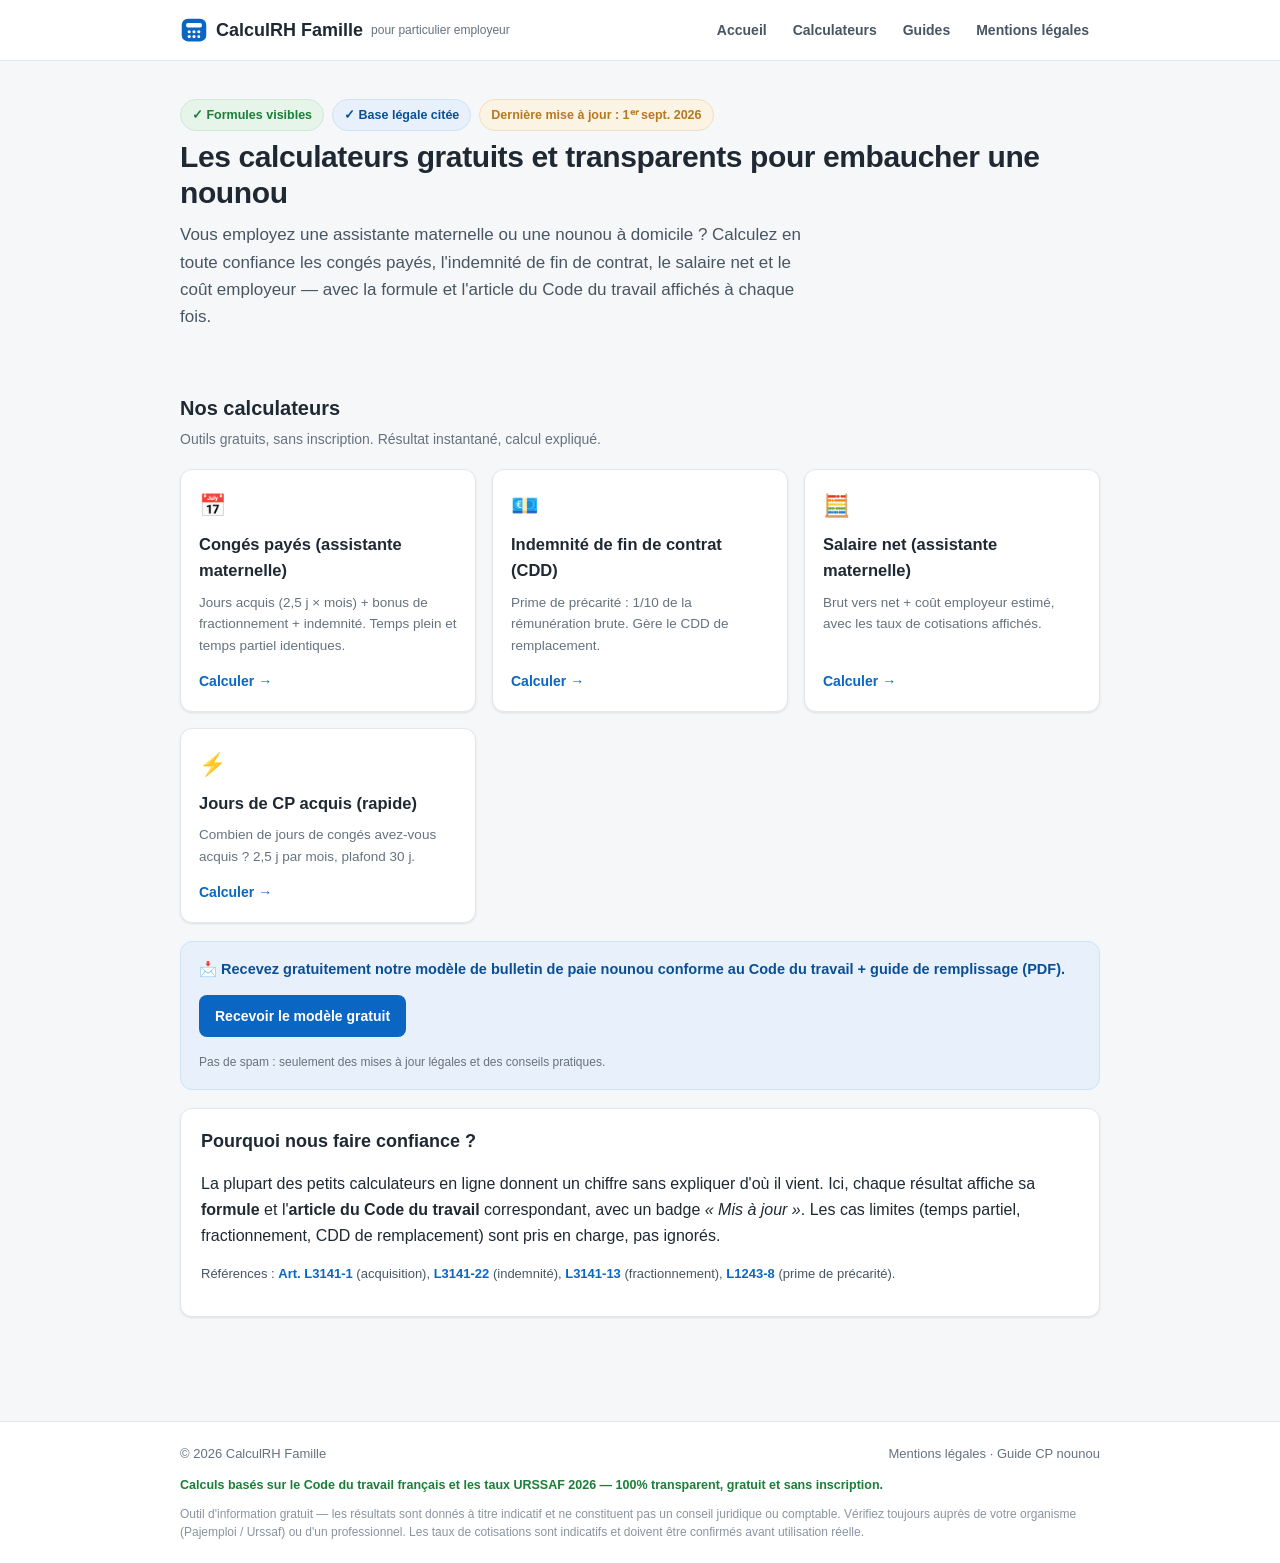
<file: index.html>
<!doctype html>
<html lang="fr">
<head>
  <meta charset="utf-8">
  <meta name="viewport" content="width=device-width, initial-scale=1">
  <title>Calculateurs pour particulier employeur — congés payés, salaire, fin de contrat</title>
  <meta name="description" content="Calculateurs gratuits et transparents pour les familles employant une assistante maternelle (nounou) : congés payés, indemnité de fin de contrat, salaire net, coût employeur. Formules et base légale visibles.">
  <link rel="stylesheet" href="assets/css/style.css">
  <link rel="icon" href="/assets/img/favicon.svg" type="image/svg+xml">
  <link rel="canonical" href="https://www.calculrh.com/">
  <link rel="alternate" hreflang="fr-FR" href="https://www.calculrh.com/">
</head>
<body>
  <a class="skip" href="#main">Aller au contenu</a>
  <header class="site-header">
    <div class="bar">
      <a class="brand" href="index.html"><svg class="logo" width="28" height="28" viewBox="0 0 32 32" fill="none" aria-hidden="true"><rect x="2" y="3" width="28" height="26" rx="7" fill="#0b66c3"/><rect x="7" y="8" width="18" height="5" rx="2" fill="#ffffff"/><circle cx="10.5" cy="18" r="1.8" fill="#ffffff"/><circle cx="16" cy="18" r="1.8" fill="#ffffff"/><circle cx="21.5" cy="18" r="1.8" fill="#ffffff"/><circle cx="10.5" cy="23.5" r="1.8" fill="#ffffff"/><circle cx="16" cy="23.5" r="1.8" fill="#ffffff"/><rect x="20" y="22" width="3" height="3" rx="1" fill="#ffffff"/></svg> CalculRH&nbsp;Famille <small>pour particulier employeur</small></a>
      <button class="nav-toggle" aria-label="Menu">☰</button>
      <nav class="nav">
        <a href="index.html">Accueil</a>
        <a href="#calculateurs">Calculateurs</a>
        <a href="/guide-comment-calculer-conges-payes-nounou">Guides</a>
        <a href="/mentions-legales">Mentions légales</a>
      </nav>
    </div>
  </header>

  <main class="wrap" id="main">
    <section class="hero">
      <div class="badges">
        <span class="badge">✓ Formules visibles</span>
        <span class="badge blue">✓ Base légale citée</span>
        <span class="badge amber">Dernière mise à jour : 1ᵉʳ sept. 2026</span>
      </div>
      <h1>Les calculateurs gratuits et transparents pour embaucher une nounou</h1>
      <p class="lead">Vous employez une assistante maternelle ou une nounou à domicile ? Calculez en toute confiance les congés payés, l'indemnité de fin de contrat, le salaire net et le coût employeur — avec la formule et l'article du Code du travail affichés à chaque fois.</p>
    </section>

    <h2 class="section-title" id="calculateurs">Nos calculateurs</h2>
    <p class="section-sub">Outils gratuits, sans inscription. Résultat instantané, calcul expliqué.</p>
    <div class="grid">
      <a class="card" href="/calculateur-conges-payes-assistante-maternelle">
        <span class="ic">📅</span>
        <h3>Congés payés (assistante maternelle)</h3>
        <p>Jours acquis (2,5 j × mois) + bonus de fractionnement + indemnité. Temps plein et temps partiel identiques.</p>
        <span class="go">Calculer →</span>
      </a>
      <a class="card" href="/calculateur-indemnite-fin-de-contrat-assistante-maternelle">
        <span class="ic">💶</span>
        <h3>Indemnité de fin de contrat (CDD)</h3>
        <p>Prime de précarité : 1/10 de la rémunération brute. Gère le CDD de remplacement.</p>
        <span class="go">Calculer →</span>
      </a>
      <a class="card" href="/calculateur-salaire-net-assistante-maternelle">
        <span class="ic">🧮</span>
        <h3>Salaire net (assistante maternelle)</h3>
        <p>Brut vers net + coût employeur estimé, avec les taux de cotisations affichés.</p>
        <span class="go">Calculer →</span>
      </a>
      <a class="card" href="/calculateur-jours-conges-payes-acquis">
        <span class="ic">⚡</span>
        <h3>Jours de CP acquis (rapide)</h3>
        <p>Combien de jours de congés avez-vous acquis ? 2,5 j par mois, plafond 30 j.</p>
        <span class="go">Calculer →</span>
      </a>
    </div>

    <div class="hook">
      <p>📩 Recevez gratuitement notre modèle de bulletin de paie nounou <b>conforme au Code du travail</b> + guide de remplissage (PDF).</p>
      <a class="btn" href="mailto:hello@calculrh.com?subject=Modele%20bulletin%20nounou%20conforme">Recevoir le modèle gratuit</a>
      <span class="hook-note">Pas de spam : seulement des mises à jour légales et des conseils pratiques.</span>
    </div>

    <section class="panel">
      <h2>Pourquoi nous faire confiance ?</h2>
      <p>La plupart des petits calculateurs en ligne donnent un chiffre sans expliquer d'où il vient. Ici, chaque résultat affiche sa <b>formule</b> et l'<b>article du Code du travail</b> correspondant, avec un badge <i>« Mis à jour »</i>. Les cas limites (temps partiel, fractionnement, CDD de remplacement) sont pris en charge, pas ignorés.</p>
      <p class="legal-ref">Références : <a href="https://www.legifrance.gouv.fr/codes/section_lc/LEGITEXT000006072050/LEGISCTA000006150381/" target="_blank" rel="noopener">Art. L3141-1</a> (acquisition), <a href="https://www.legifrance.gouv.fr/codes/article_lc/LEGIARTI000032692771/" target="_blank" rel="noopener">L3141-22</a> (indemnité), <a href="https://www.legifrance.gouv.fr/codes/article_lc/LEGIARTI000006150381/" target="_blank" rel="noopener">L3141-13</a> (fractionnement), <a href="https://www.legifrance.gouv.fr/codes/article_lc/LEGIARTI000006901564/" target="_blank" rel="noopener">L1243-8</a> (prime de précarité).</p>
    </section>
  </main>

  <footer class="site-footer">
    <div class="inner">
      <span>© <span id="y">2026</span> CalculRH Famille</span>
      <span><a href="/mentions-legales">Mentions légales</a> · <a href="/guide-comment-calculer-conges-payes-nounou">Guide CP nounou</a></span>
      <span class="trust">Calculs basés sur le Code du travail français et les taux URSSAF 2026 — 100% transparent, gratuit et sans inscription.</span>
      <span class="disc">Outil d'information gratuit — les résultats sont donnés à titre indicatif et ne constituent pas un conseil juridique ou comptable. Vérifiez toujours auprès de votre organisme (Pajemploi / Urssaf) ou d'un professionnel. Les taux de cotisations sont indicatifs et doivent être confirmés avant utilisation réelle.</span>
    </div>
  </footer>

  <script src="assets/js/calc.js"></script>
</body>
</html>
</file>
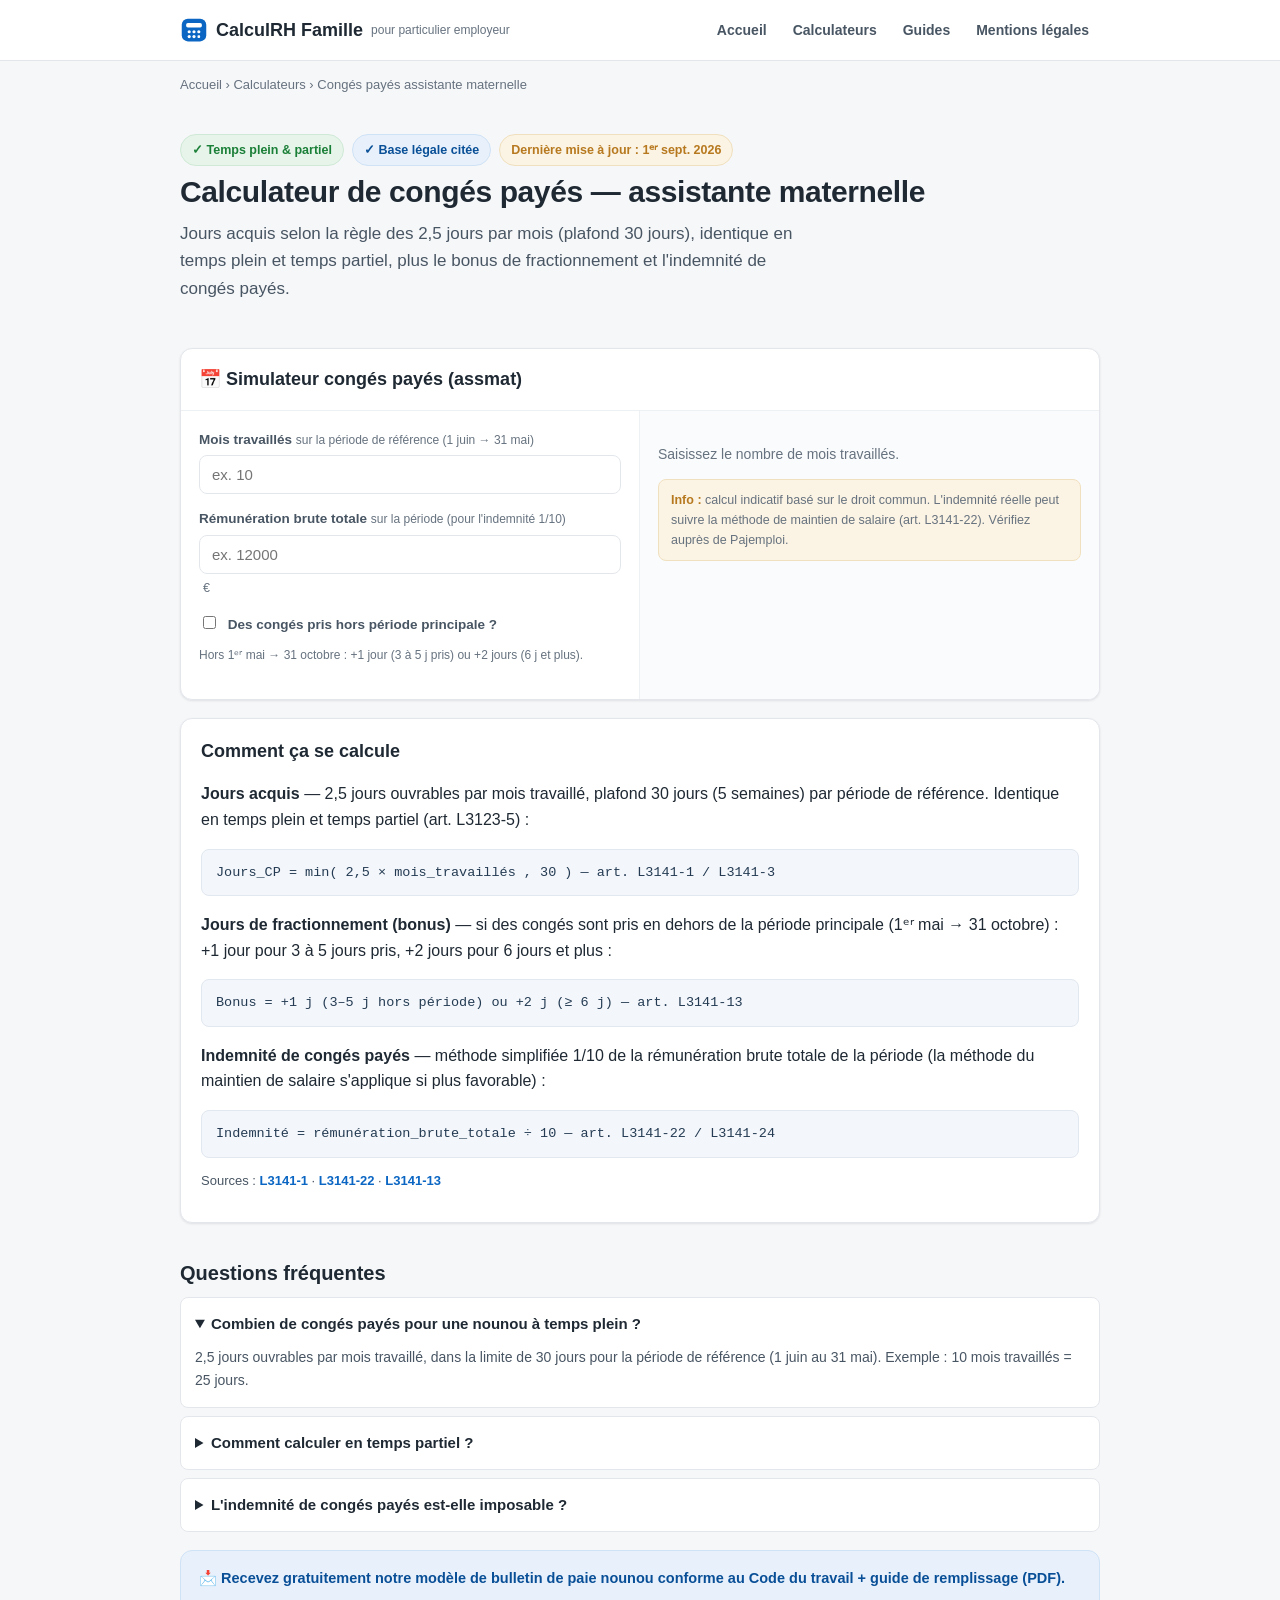
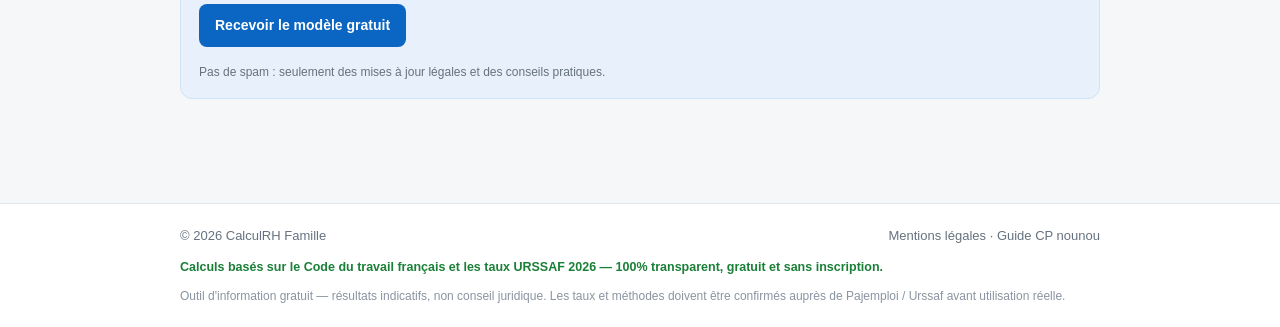
<file: calculateur-conges-payes-assistante-maternelle.html>
<!doctype html>
<html lang="fr">
<head>
  <meta charset="utf-8">
  <meta name="viewport" content="width=device-width, initial-scale=1">
  <title>Calculateur congés payés assistante maternelle (nounou) — gratuit</title>
  <meta name="description" content="Calculez les jours de congés payés acquis et l'indemnité d'une assistante maternelle : 2,5 j par mois (plafond 30 j), bonus de fractionnement et méthode 1/10. Formule et article du Code du travail affichés.">
  <link rel="stylesheet" href="assets/css/style.css">
  <link rel="icon" href="/assets/img/favicon.svg" type="image/svg+xml">
  <link rel="canonical" href="https://www.calculrh.com/calculateur-conges-payes-assistante-maternelle">
  <link rel="alternate" hreflang="fr-FR" href="https://www.calculrh.com/calculateur-conges-payes-assistante-maternelle">
</head>
<body>
  <a class="skip" href="#main">Aller au contenu</a>
  <header class="site-header">
    <div class="bar">
      <a class="brand" href="/index.html"><svg class="logo" width="28" height="28" viewBox="0 0 32 32" fill="none" aria-hidden="true"><rect x="2" y="3" width="28" height="26" rx="7" fill="#0b66c3"/><rect x="7" y="8" width="18" height="5" rx="2" fill="#ffffff"/><circle cx="10.5" cy="18" r="1.8" fill="#ffffff"/><circle cx="16" cy="18" r="1.8" fill="#ffffff"/><circle cx="21.5" cy="18" r="1.8" fill="#ffffff"/><circle cx="10.5" cy="23.5" r="1.8" fill="#ffffff"/><circle cx="16" cy="23.5" r="1.8" fill="#ffffff"/><rect x="20" y="22" width="3" height="3" rx="1" fill="#ffffff"/></svg> CalculRH&nbsp;Famille <small>pour particulier employeur</small></a>
      <button class="nav-toggle" aria-label="Menu">☰</button>
      <nav class="nav">
        <a href="/index.html">Accueil</a>
        <a href="/#calculateurs">Calculateurs</a>
        <a href="/guide-comment-calculer-conges-payes-nounou">Guides</a>
        <a href="/mentions-legales">Mentions légales</a>
      </nav>
    </div>
  </header>

  <main class="wrap" id="main">
    <nav class="crumbs"><a href="/index.html">Accueil</a> › <a href="/#calculateurs">Calculateurs</a> › Congés payés assistante maternelle</nav>

    <section class="hero">
      <div class="badges">
        <span class="badge">✓ Temps plein &amp; partiel</span>
        <span class="badge blue">✓ Base légale citée</span>
        <span class="badge amber">Dernière mise à jour : 1ᵉʳ sept. 2026</span>
      </div>
      <h1>Calculateur de congés payés — assistante maternelle</h1>
      <p class="lead">Jours acquis selon la règle des 2,5 jours par mois (plafond 30 jours), identique en temps plein et temps partiel, plus le bonus de fractionnement et l'indemnité de congés payés.</p>
    </section>

    <div class="calc">
      <div class="calc-head">
        <h2>📅 Simulateur congés payés (assmat)</h2>
      </div>
      <div class="calc-body">
        <div class="calc-inputs">
          <div class="field">
            <label for="cp_mois">Mois travaillés <span class="hint">sur la période de référence (1 juin → 31 mai)</span></label>
            <input id="cp_mois" type="number" min="0" max="12" step="0.5" placeholder="ex. 10" inputmode="decimal">
          </div>
          <div class="field">
            <label for="cp_brut">Rémunération brute totale <span class="hint">sur la période (pour l'indemnité 1/10)</span></label>
            <input id="cp_brut" type="number" min="0" step="0.01" placeholder="ex. 12000" inputmode="decimal"><span class="unit">€</span>
          </div>
          <div class="field">
            <label for="cp_hors"><input id="cp_hors" type="checkbox" style="width:auto;margin-right:8px"> Des congés pris hors période principale ?</label>
            <span class="hint">Hors 1ᵉʳ mai → 31 octobre : +1 jour (3 à 5 j pris) ou +2 jours (6 j et plus).</span>
            <div id="cp_hors_row" style="display:none">
              <label for="cp_hors" style="margin-top:8px">Jours de CP pris hors période principale</label>
              <input id="cp_hors_n" type="number" min="0" step="1" placeholder="ex. 4" inputmode="decimal"><span class="unit">j</span>
            </div>
          </div>
        </div>
        <div class="calc-result">
          <div id="cp_out"><p class="result-empty">Saisissez le nombre de mois travaillés.</p></div>
          <div class="disclaimer"><b>Info :</b> calcul indicatif basé sur le droit commun. L'indemnité réelle peut suivre la méthode de maintien de salaire (art. L3141-22). Vérifiez auprès de Pajemploi.</div>
        </div>
      </div>
    </div>

    <section class="panel">
      <h2>Comment ça se calcule</h2>
      <p><b>Jours acquis</b> — 2,5 jours ouvrables par mois travaillé, plafond 30 jours (5 semaines) par période de référence. Identique en temps plein et temps partiel (art. L3123-5) :</p>
      <div class="formula">Jours_CP = min( 2,5 × mois_travaillés , 30 )   — art. L3141-1 / L3141-3</div>
      <p><b>Jours de fractionnement (bonus)</b> — si des congés sont pris en dehors de la période principale (1ᵉʳ mai → 31 octobre) : +1 jour pour 3 à 5 jours pris, +2 jours pour 6 jours et plus :</p>
      <div class="formula">Bonus = +1 j (3–5 j hors période)  ou  +2 j (≥ 6 j)   — art. L3141-13</div>
      <p><b>Indemnité de congés payés</b> — méthode simplifiée 1/10 de la rémunération brute totale de la période (la méthode du maintien de salaire s'applique si plus favorable) :</p>
      <div class="formula">Indemnité = rémunération_brute_totale ÷ 10   — art. L3141-22 / L3141-24</div>
      <p class="legal-ref">Sources : <a href="https://www.legifrance.gouv.fr/codes/section_lc/LEGITEXT000006072050/LEGISCTA000006150381/" target="_blank" rel="noopener">L3141-1</a> · <a href="https://www.legifrance.gouv.fr/codes/article_lc/LEGIARTI000032692771/" target="_blank" rel="noopener">L3141-22</a> · <a href="https://www.legifrance.gouv.fr/codes/article_lc/LEGIARTI000006150381/" target="_blank" rel="noopener">L3141-13</a></p>
    </section>

    <section class="faq">
      <h2 class="section-title">Questions fréquentes</h2>
      <details open><summary>Combien de congés payés pour une nounou à temps plein ?</summary><p>2,5 jours ouvrables par mois travaillé, dans la limite de 30 jours pour la période de référence (1 juin au 31 mai). Exemple : 10 mois travaillés = 25 jours.</p></details>
      <details><summary>Comment calculer en temps partiel ?</summary><p>L'acquisition est identique au temps plein : 2,5 jours par mois (art. L3123-5). Le bonus de fractionnement s'ajoute si des congés sont pris hors période principale (1ᵉʳ mai → 31 octobre).</p></details>
      <details><summary>L'indemnité de congés payés est-elle imposable ?</summary><p>L'indemnité de congés payés est soumise à cotisations et à l'impôt sur le revenu comme le salaire, sauf cas particuliers. Vérifiez auprès de votre centre des finances publiques.</p></details>
    </section>

    <div class="hook">
      <p>📩 Recevez gratuitement notre modèle de bulletin de paie nounou <b>conforme au Code du travail</b> + guide de remplissage (PDF).</p>
      <a class="btn" href="mailto:hello@calculrh.com?subject=Modele%20bulletin%20nounou%20conforme">Recevoir le modèle gratuit</a>
      <span class="hook-note">Pas de spam : seulement des mises à jour légales et des conseils pratiques.</span>
    </div>
  </main>

  <footer class="site-footer">
    <div class="inner">
      <span>© <span id="y">2026</span> CalculRH Famille</span>
      <span><a href="/mentions-legales">Mentions légales</a> · <a href="/guide-comment-calculer-conges-payes-nounou">Guide CP nounou</a></span>
      <span class="trust">Calculs basés sur le Code du travail français et les taux URSSAF 2026 — 100% transparent, gratuit et sans inscription.</span>
      <span class="disc">Outil d'information gratuit — résultats indicatifs, non conseil juridique. Les taux et méthodes doivent être confirmés auprès de Pajemploi / Urssaf avant utilisation réelle.</span>
    </div>
  </footer>

  <script type="application/ld+json">
  {
    "@context": "https://schema.org",
    "@type": "FAQPage",
    "mainEntity": [
      {"@type":"Question","name":"Combien de congés payés pour une nounou à temps plein ?","acceptedAnswer":{"@type":"Answer","text":"2,5 jours ouvrables par mois travaillé, dans la limite de 30 jours pour la période de référence (1 juin au 31 mai)."}},
      {"@type":"Question","name":"Comment calculer en temps partiel ?","acceptedAnswer":{"@type":"Answer","text":"L'acquisition est identique au temps plein : 2,5 jours par mois (art. L3123-5). Le bonus de fractionnement s'ajoute si des congés sont pris hors période principale."}},
      {"@type":"Question","name":"L'indemnité de congés payés est-elle imposable ?","acceptedAnswer":{"@type":"Answer","text":"Elle est en principe soumise à cotisations et à l'impôt sur le revenu comme le salaire, sous réserve de cas particuliers."}}
    ]
  }
  </script>
  <script type="application/ld+json">
  {
    "@context": "https://schema.org",
    "@type": "SoftwareApplication",
    "name": "Calculateur de congés payés assistante maternelle",
    "applicationCategory": "CalculatorApplication",
    "operatingSystem": "Web",
    "offers": { "@type": "Offer", "price": "0", "priceCurrency": "EUR" },
    "url": "https://www.calculrh.com/calculateur-conges-payes-assistante-maternelle"
  }
  </script>
  <script src="assets/js/calc.js"></script>
</body>
</html>
</file>
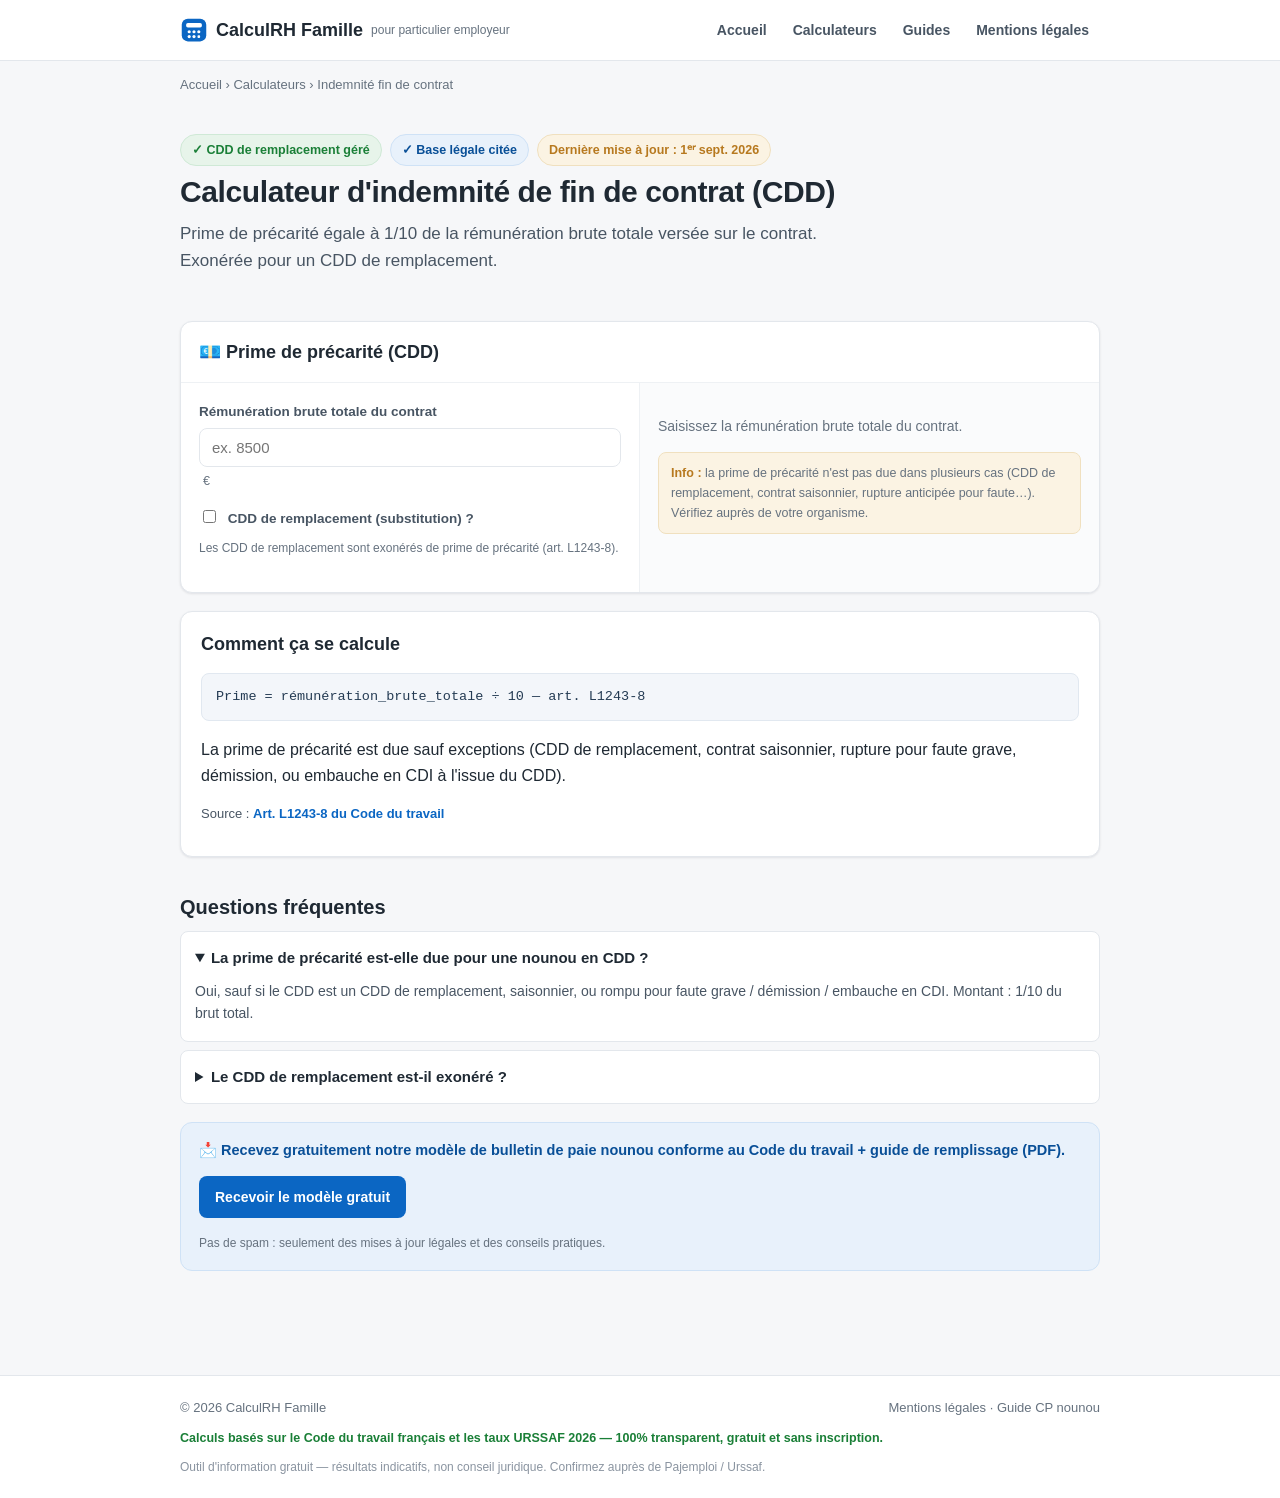
<file: calculateur-indemnite-fin-contrat-assistante-maternelle.html>
<!doctype html>
<html lang="fr">
<head>
  <meta charset="utf-8">
  <meta name="viewport" content="width=device-width, initial-scale=1">
  <title>Calculateur indemnité de fin de contrat CDD (assistante maternelle) — prime de précarité</title>
  <meta name="description" content="Calculez la prime de précarité (indemnité de fin de contrat CDD) d'une assistante maternelle : 1/10 de la rémunération brute. Gère le CDD de remplacement exonéré. Formule et article L1243-8.">
  <link rel="stylesheet" href="assets/css/style.css">
  <link rel="icon" href="/assets/img/favicon.svg" type="image/svg+xml">
  <link rel="canonical" href="https://www.calculrh.com/calculateur-indemnite-fin-de-contrat-assistante-maternelle">
  <link rel="alternate" hreflang="fr-FR" href="https://www.calculrh.com/calculateur-indemnite-fin-de-contrat-assistante-maternelle">
</head>
<body>
  <a class="skip" href="#main">Aller au contenu</a>
  <header class="site-header">
    <div class="bar">
      <a class="brand" href="/index.html"><svg class="logo" width="28" height="28" viewBox="0 0 32 32" fill="none" aria-hidden="true"><rect x="2" y="3" width="28" height="26" rx="7" fill="#0b66c3"/><rect x="7" y="8" width="18" height="5" rx="2" fill="#ffffff"/><circle cx="10.5" cy="18" r="1.8" fill="#ffffff"/><circle cx="16" cy="18" r="1.8" fill="#ffffff"/><circle cx="21.5" cy="18" r="1.8" fill="#ffffff"/><circle cx="10.5" cy="23.5" r="1.8" fill="#ffffff"/><circle cx="16" cy="23.5" r="1.8" fill="#ffffff"/><rect x="20" y="22" width="3" height="3" rx="1" fill="#ffffff"/></svg> CalculRH&nbsp;Famille <small>pour particulier employeur</small></a>
      <button class="nav-toggle" aria-label="Menu">☰</button>
      <nav class="nav">
        <a href="/index.html">Accueil</a>
        <a href="/#calculateurs">Calculateurs</a>
        <a href="/guide-comment-calculer-conges-payes-nounou">Guides</a>
        <a href="/mentions-legales">Mentions légales</a>
      </nav>
    </div>
  </header>

  <main class="wrap" id="main">
    <nav class="crumbs"><a href="/index.html">Accueil</a> › <a href="/#calculateurs">Calculateurs</a> › Indemnité fin de contrat</nav>

    <section class="hero">
      <div class="badges">
        <span class="badge">✓ CDD de remplacement géré</span>
        <span class="badge blue">✓ Base légale citée</span>
        <span class="badge amber">Dernière mise à jour : 1ᵉʳ sept. 2026</span>
      </div>
      <h1>Calculateur d'indemnité de fin de contrat (CDD)</h1>
      <p class="lead">Prime de précarité égale à 1/10 de la rémunération brute totale versée sur le contrat. Exonérée pour un CDD de remplacement.</p>
    </section>

    <div class="calc">
      <div class="calc-head"><h2>💶 Prime de précarité (CDD)</h2></div>
      <div class="calc-body">
        <div class="calc-inputs">
          <div class="field">
            <label for="ifdc_brut">Rémunération brute totale du contrat</label>
            <input id="ifdc_brut" type="number" min="0" step="0.01" placeholder="ex. 8500" inputmode="decimal"><span class="unit">€</span>
          </div>
          <div class="field">
            <label for="ifdc_remplacement"><input id="ifdc_remplacement" type="checkbox" style="width:auto;margin-right:8px"> CDD de remplacement (substitution) ?</label>
            <span class="hint">Les CDD de remplacement sont exonérés de prime de précarité (art. L1243-8).</span>
          </div>
        </div>
        <div class="calc-result">
          <div id="ifdc_out"><p class="result-empty">Saisissez la rémunération brute totale.</p></div>
          <div class="disclaimer"><b>Info :</b> la prime de précarité n'est pas due dans plusieurs cas (CDD de remplacement, contrat saisonnier, rupture anticipée pour faute…). Vérifiez auprès de votre organisme.</div>
        </div>
      </div>
    </div>

    <section class="panel">
      <h2>Comment ça se calcule</h2>
      <div class="formula">Prime = rémunération_brute_totale ÷ 10   — art. L1243-8</div>
      <p>La prime de précarité est due sauf exceptions (CDD de remplacement, contrat saisonnier, rupture pour faute grave, démission, ou embauche en CDI à l'issue du CDD).</p>
      <p class="legal-ref">Source : <a href="https://www.legifrance.gouv.fr/codes/article_lc/LEGIARTI000006901564/" target="_blank" rel="noopener">Art. L1243-8 du Code du travail</a></p>
    </section>

    <section class="faq">
      <h2 class="section-title">Questions fréquentes</h2>
      <details open><summary>La prime de précarité est-elle due pour une nounou en CDD ?</summary><p>Oui, sauf si le CDD est un CDD de remplacement, saisonnier, ou rompu pour faute grave / démission / embauche en CDI. Montant : 1/10 du brut total.</p></details>
      <details><summary>Le CDD de remplacement est-il exonéré ?</summary><p>Oui, l'article L1243-8 exonère la prime de précarité pour les contrats de remplacement.</p></details>
    </section>

    <div class="hook">
      <p>📩 Recevez gratuitement notre modèle de bulletin de paie nounou <b>conforme au Code du travail</b> + guide de remplissage (PDF).</p>
      <a class="btn" href="mailto:hello@calculrh.com?subject=Modele%20bulletin%20nounou%20conforme">Recevoir le modèle gratuit</a>
      <span class="hook-note">Pas de spam : seulement des mises à jour légales et des conseils pratiques.</span>
    </div>
  </main>

  <footer class="site-footer">
    <div class="inner">
      <span>© <span id="y">2026</span> CalculRH Famille</span>
      <span><a href="/mentions-legales">Mentions légales</a> · <a href="/guide-comment-calculer-conges-payes-nounou">Guide CP nounou</a></span>
      <span class="trust">Calculs basés sur le Code du travail français et les taux URSSAF 2026 — 100% transparent, gratuit et sans inscription.</span>
      <span class="disc">Outil d'information gratuit — résultats indicatifs, non conseil juridique. Confirmez auprès de Pajemploi / Urssaf.</span>
    </div>
  </footer>

  <script type="application/ld+json">
  {
    "@context": "https://schema.org",
    "@type": "FAQPage",
    "mainEntity": [
      {"@type":"Question","name":"La prime de précarité est-elle due pour une nounou en CDD ?","acceptedAnswer":{"@type":"Answer","text":"Oui sauf CDD de remplacement, saisonnier, ou rupture pour faute grave, démission ou embauche en CDI. Montant : 1/10 du brut total."}},
      {"@type":"Question","name":"Le CDD de remplacement est-il exonéré ?","acceptedAnswer":{"@type":"Answer","text":"Oui, l'article L1243-8 exonère la prime de précarité pour les contrats de remplacement."}}
    ]
  }
  </script>
  <script type="application/ld+json">
  {
    "@context": "https://schema.org",
    "@type": "SoftwareApplication",
    "name": "Calculateur indemnité de fin de contrat CDD assistante maternelle",
    "applicationCategory": "CalculatorApplication",
    "operatingSystem": "Web",
    "offers": { "@type": "Offer", "price": "0", "priceCurrency": "EUR" },
    "url": "https://www.calculrh.com/calculateur-indemnite-fin-de-contrat-assistante-maternelle"
  }
  </script>
  <script src="assets/js/calc.js"></script>
</body>
</html>
</file>
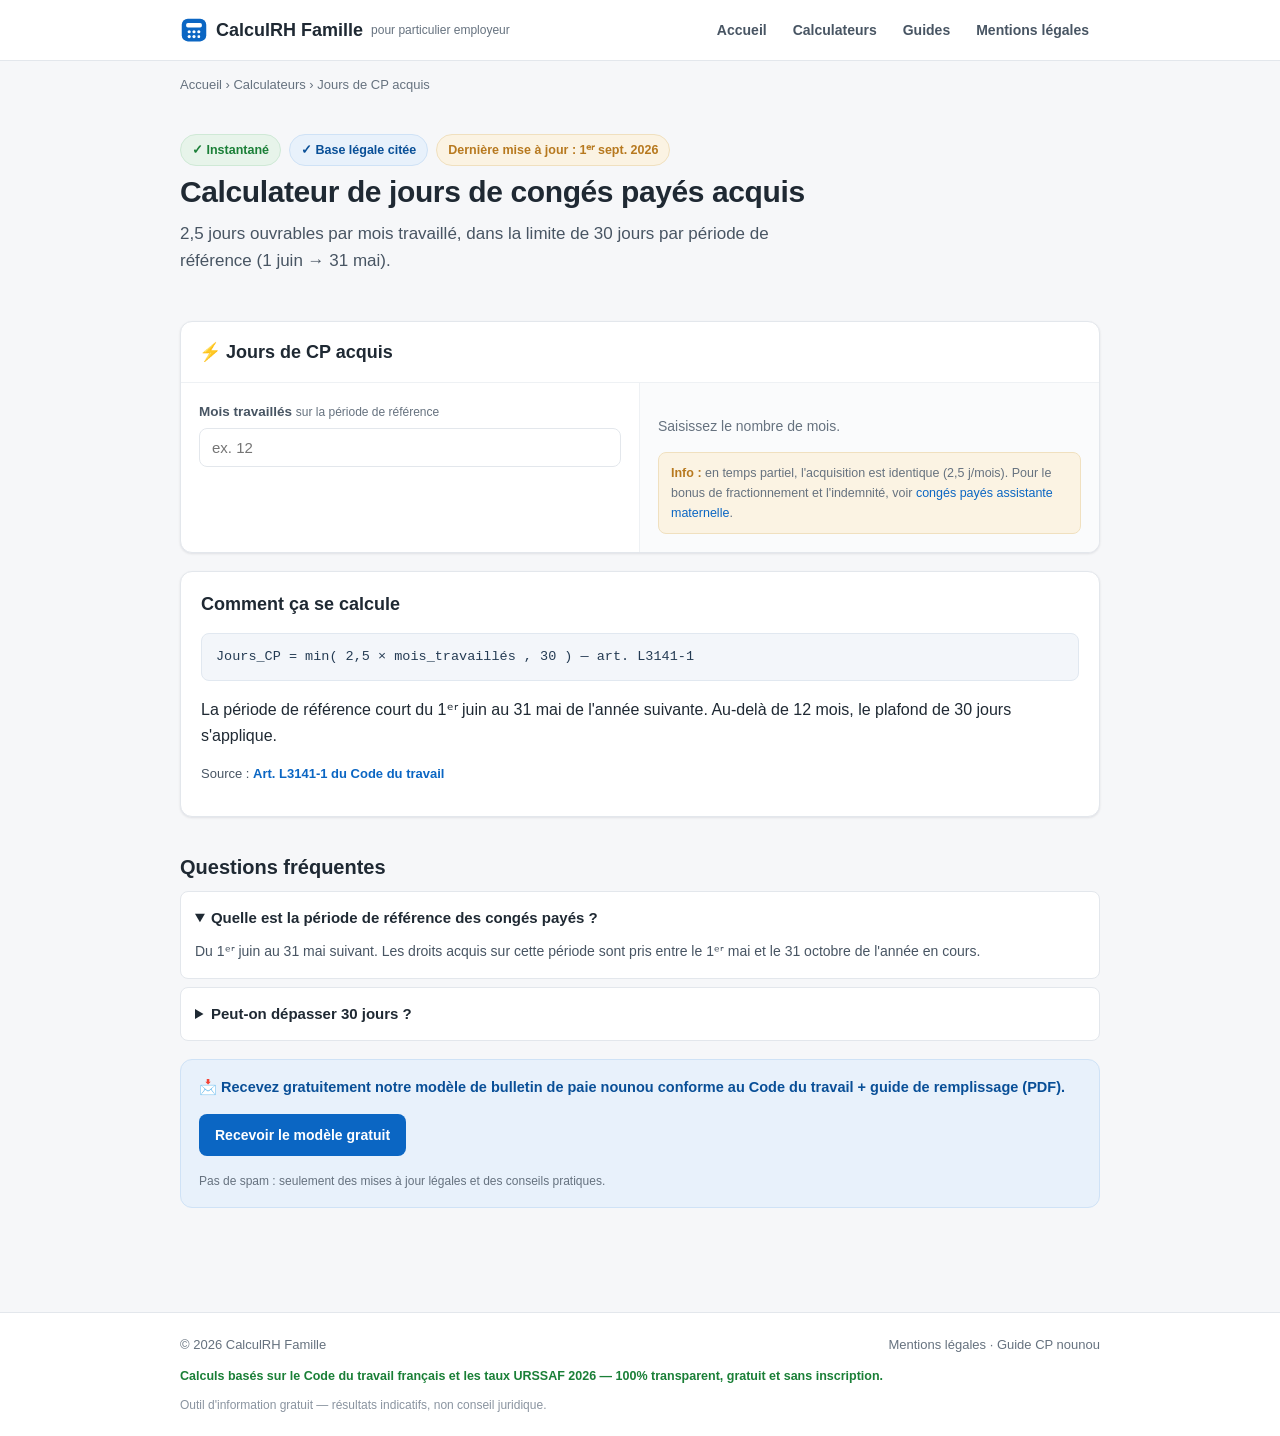
<file: calculateur-jours-conges-payes-acquis.html>
<!doctype html>
<html lang="fr">
<head>
  <meta charset="utf-8">
  <meta name="viewport" content="width=device-width, initial-scale=1">
  <title>Calculateur jours de congés payés acquis — 2,5 j par mois (plafond 30)</title>
  <meta name="description" content="Combien de jours de congés payés avez-vous acquis ? 2,5 jours par mois travaillé, plafond 30 jours par période de référence. Outil gratuit et instantané.">
  <link rel="stylesheet" href="assets/css/style.css">
  <link rel="icon" href="/assets/img/favicon.svg" type="image/svg+xml">
  <link rel="canonical" href="https://www.calculrh.com/calculateur-jours-conges-payes-acquis">
  <link rel="alternate" hreflang="fr-FR" href="https://www.calculrh.com/calculateur-jours-conges-payes-acquis">
</head>
<body>
  <a class="skip" href="#main">Aller au contenu</a>
  <header class="site-header">
    <div class="bar">
      <a class="brand" href="/index.html"><svg class="logo" width="28" height="28" viewBox="0 0 32 32" fill="none" aria-hidden="true"><rect x="2" y="3" width="28" height="26" rx="7" fill="#0b66c3"/><rect x="7" y="8" width="18" height="5" rx="2" fill="#ffffff"/><circle cx="10.5" cy="18" r="1.8" fill="#ffffff"/><circle cx="16" cy="18" r="1.8" fill="#ffffff"/><circle cx="21.5" cy="18" r="1.8" fill="#ffffff"/><circle cx="10.5" cy="23.5" r="1.8" fill="#ffffff"/><circle cx="16" cy="23.5" r="1.8" fill="#ffffff"/><rect x="20" y="22" width="3" height="3" rx="1" fill="#ffffff"/></svg> CalculRH&nbsp;Famille <small>pour particulier employeur</small></a>
      <button class="nav-toggle" aria-label="Menu">☰</button>
      <nav class="nav">
        <a href="/index.html">Accueil</a>
        <a href="/#calculateurs">Calculateurs</a>
        <a href="/guide-comment-calculer-conges-payes-nounou">Guides</a>
        <a href="/mentions-legales">Mentions légales</a>
      </nav>
    </div>
  </header>

  <main class="wrap" id="main">
    <nav class="crumbs"><a href="/index.html">Accueil</a> › <a href="/#calculateurs">Calculateurs</a> › Jours de CP acquis</nav>

    <section class="hero">
      <div class="badges">
        <span class="badge">✓ Instantané</span>
        <span class="badge blue">✓ Base légale citée</span>
        <span class="badge amber">Dernière mise à jour : 1ᵉʳ sept. 2026</span>
      </div>
      <h1>Calculateur de jours de congés payés acquis</h1>
      <p class="lead">2,5 jours ouvrables par mois travaillé, dans la limite de 30 jours par période de référence (1 juin → 31 mai).</p>
    </section>

    <div class="calc">
      <div class="calc-head"><h2>⚡ Jours de CP acquis</h2></div>
      <div class="calc-body">
        <div class="calc-inputs">
          <div class="field">
            <label for="jc_mois">Mois travaillés <span class="hint">sur la période de référence</span></label>
            <input id="jc_mois" type="number" min="0" max="12" step="0.5" placeholder="ex. 12" inputmode="decimal">
          </div>
        </div>
        <div class="calc-result">
          <div id="jc_out"><p class="result-empty">Saisissez le nombre de mois.</p></div>
          <div class="disclaimer"><b>Info :</b> en temps partiel, l'acquisition est identique (2,5 j/mois). Pour le bonus de fractionnement et l'indemnité, voir <a href="congres-payes-assmat.html">congés payés assistante maternelle</a>.</div>
        </div>
      </div>
    </div>

    <section class="panel">
      <h2>Comment ça se calcule</h2>
      <div class="formula">Jours_CP = min( 2,5 × mois_travaillés , 30 )   — art. L3141-1</div>
      <p>La période de référence court du 1ᵉʳ juin au 31 mai de l'année suivante. Au-delà de 12 mois, le plafond de 30 jours s'applique.</p>
      <p class="legal-ref">Source : <a href="https://www.legifrance.gouv.fr/codes/section_lc/LEGITEXT000006072050/LEGISCTA000006150381/" target="_blank" rel="noopener">Art. L3141-1 du Code du travail</a></p>
    </section>

    <section class="faq">
      <h2 class="section-title">Questions fréquentes</h2>
      <details open><summary>Quelle est la période de référence des congés payés ?</summary><p>Du 1ᵉʳ juin au 31 mai suivant. Les droits acquis sur cette période sont pris entre le 1ᵉʳ mai et le 31 octobre de l'année en cours.</p></details>
      <details><summary>Peut-on dépasser 30 jours ?</summary><p>Non : 30 jours ouvrables (soit 5 semaines) est le plafond légal d'acquisition par période de référence.</p></details>
    </section>

    <div class="hook">
      <p>📩 Recevez gratuitement notre modèle de bulletin de paie nounou <b>conforme au Code du travail</b> + guide de remplissage (PDF).</p>
      <a class="btn" href="mailto:hello@calculrh.com?subject=Modele%20bulletin%20nounou%20conforme">Recevoir le modèle gratuit</a>
      <span class="hook-note">Pas de spam : seulement des mises à jour légales et des conseils pratiques.</span>
    </div>
  </main>

  <footer class="site-footer">
    <div class="inner">
      <span>© <span id="y">2026</span> CalculRH Famille</span>
      <span><a href="/mentions-legales">Mentions légales</a> · <a href="/guide-comment-calculer-conges-payes-nounou">Guide CP nounou</a></span>
      <span class="trust">Calculs basés sur le Code du travail français et les taux URSSAF 2026 — 100% transparent, gratuit et sans inscription.</span>
      <span class="disc">Outil d'information gratuit — résultats indicatifs, non conseil juridique.</span>
    </div>
  </footer>

  <script type="application/ld+json">
  {
    "@context": "https://schema.org",
    "@type": "FAQPage",
    "mainEntity": [
      {"@type":"Question","name":"Quelle est la période de référence des congés payés ?","acceptedAnswer":{"@type":"Answer","text":"Du 1er juin au 31 mai suivant. Les droits sont pris entre le 1er mai et le 31 octobre."}},
      {"@type":"Question","name":"Peut-on dépasser 30 jours ?","acceptedAnswer":{"@type":"Answer","text":"Non : 30 jours ouvrables (5 semaines) est le plafond légal par période de référence."}}
    ]
  }
  </script>
  <script type="application/ld+json">
  {
    "@context": "https://schema.org",
    "@type": "SoftwareApplication",
    "name": "Calculateur jours de congés payés acquis assistante maternelle",
    "applicationCategory": "CalculatorApplication",
    "operatingSystem": "Web",
    "offers": { "@type": "Offer", "price": "0", "priceCurrency": "EUR" },
    "url": "https://www.calculrh.com/calculateur-jours-conges-payes-acquis"
  }
  </script>
  <script src="assets/js/calc.js"></script>
</body>
</html>
</file>
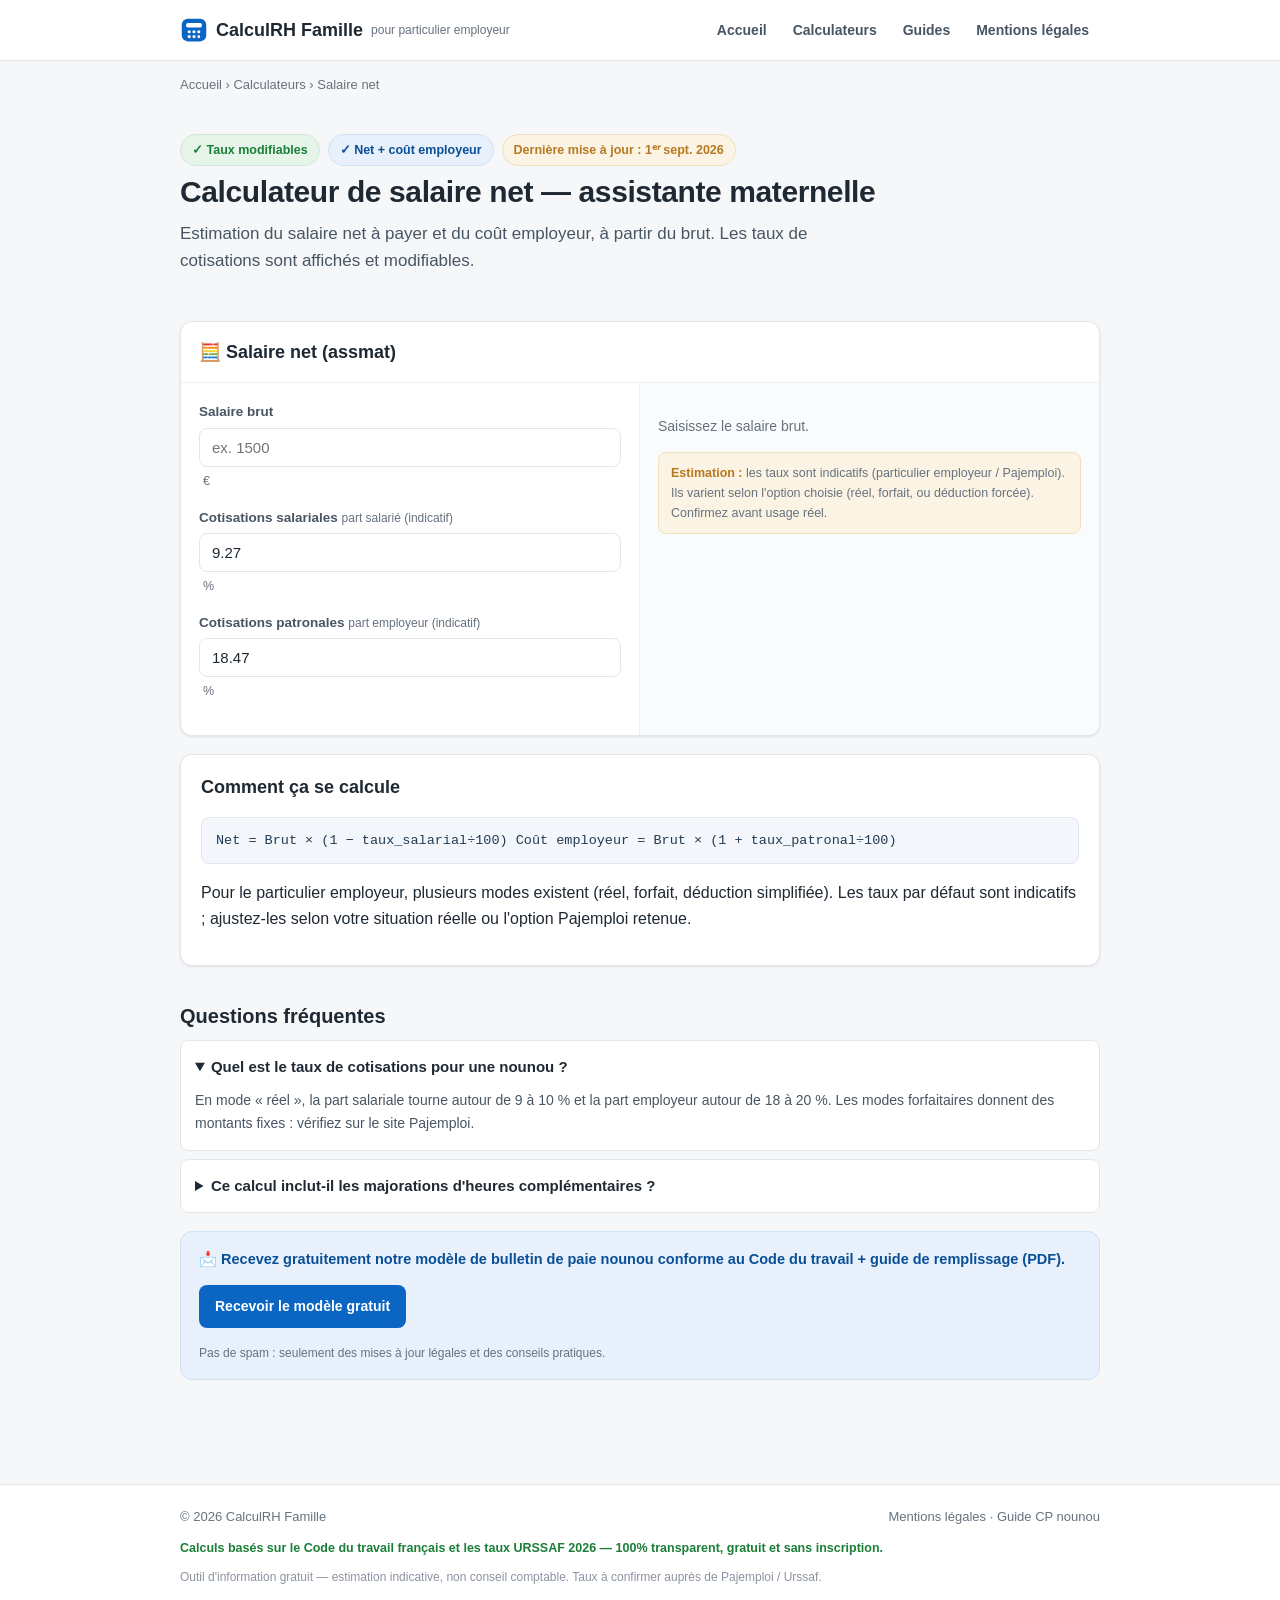
<file: calculateur-salaire-net-assistante-maternelle.html>
<!doctype html>
<html lang="fr">
<head>
  <meta charset="utf-8">
  <meta name="viewport" content="width=device-width, initial-scale=1">
  <title>Calculateur salaire net assistante maternelle — brut vers net et coût employeur</title>
  <meta name="description" content="Estimation du salaire net et du coût employeur d'une assistante maternelle à domicile. Taux de cotisations affichés et modifiables. Outil gratuit et transparent.">
  <link rel="stylesheet" href="assets/css/style.css">
  <link rel="icon" href="/assets/img/favicon.svg" type="image/svg+xml">
  <link rel="canonical" href="https://www.calculrh.com/calculateur-salaire-net-assistante-maternelle">
  <link rel="alternate" hreflang="fr-FR" href="https://www.calculrh.com/calculateur-salaire-net-assistante-maternelle">
</head>
<body>
  <a class="skip" href="#main">Aller au contenu</a>
  <header class="site-header">
    <div class="bar">
      <a class="brand" href="/index.html"><svg class="logo" width="28" height="28" viewBox="0 0 32 32" fill="none" aria-hidden="true"><rect x="2" y="3" width="28" height="26" rx="7" fill="#0b66c3"/><rect x="7" y="8" width="18" height="5" rx="2" fill="#ffffff"/><circle cx="10.5" cy="18" r="1.8" fill="#ffffff"/><circle cx="16" cy="18" r="1.8" fill="#ffffff"/><circle cx="21.5" cy="18" r="1.8" fill="#ffffff"/><circle cx="10.5" cy="23.5" r="1.8" fill="#ffffff"/><circle cx="16" cy="23.5" r="1.8" fill="#ffffff"/><rect x="20" y="22" width="3" height="3" rx="1" fill="#ffffff"/></svg> CalculRH&nbsp;Famille <small>pour particulier employeur</small></a>
      <button class="nav-toggle" aria-label="Menu">☰</button>
      <nav class="nav">
        <a href="/index.html">Accueil</a>
        <a href="/#calculateurs">Calculateurs</a>
        <a href="/guide-comment-calculer-conges-payes-nounou">Guides</a>
        <a href="/mentions-legales">Mentions légales</a>
      </nav>
    </div>
  </header>

  <main class="wrap" id="main">
    <nav class="crumbs"><a href="/index.html">Accueil</a> › <a href="/#calculateurs">Calculateurs</a> › Salaire net</nav>

    <section class="hero">
      <div class="badges">
        <span class="badge">✓ Taux modifiables</span>
        <span class="badge blue">✓ Net + coût employeur</span>
        <span class="badge amber">Dernière mise à jour : 1ᵉʳ sept. 2026</span>
      </div>
      <h1>Calculateur de salaire net — assistante maternelle</h1>
      <p class="lead">Estimation du salaire net à payer et du coût employeur, à partir du brut. Les taux de cotisations sont affichés et modifiables.</p>
    </section>

    <div class="calc">
      <div class="calc-head"><h2>🧮 Salaire net (assmat)</h2></div>
      <div class="calc-body">
        <div class="calc-inputs">
          <div class="field">
            <label for="sn_brut">Salaire brut</label>
            <input id="sn_brut" type="number" min="0" step="0.01" placeholder="ex. 1500" inputmode="decimal"><span class="unit">€</span>
          </div>
          <div class="field">
            <label for="sn_tx_sal">Cotisations salariales <span class="hint">part salarié (indicatif)</span></label>
            <input id="sn_tx_sal" type="number" min="0" step="0.01" value="9.27" inputmode="decimal"><span class="unit">%</span>
          </div>
          <div class="field">
            <label for="sn_tx_pat">Cotisations patronales <span class="hint">part employeur (indicatif)</span></label>
            <input id="sn_tx_pat" type="number" min="0" step="0.01" value="18.47" inputmode="decimal"><span class="unit">%</span>
          </div>
        </div>
        <div class="calc-result">
          <div id="sn_out"><p class="result-empty">Saisissez le salaire brut.</p></div>
          <div class="disclaimer"><b>Estimation :</b> les taux sont indicatifs (particulier employeur / Pajemploi). Ils varient selon l'option choisie (réel, forfait, ou déduction forcée). Confirmez avant usage réel.</div>
        </div>
      </div>
    </div>

    <section class="panel">
      <h2>Comment ça se calcule</h2>
      <div class="formula">Net = Brut × (1 − taux_salarial÷100)
Coût employeur = Brut × (1 + taux_patronal÷100)</div>
      <p>Pour le particulier employeur, plusieurs modes existent (réel, forfait, déduction simplifiée). Les taux par défaut sont indicatifs ; ajustez-les selon votre situation réelle ou l'option Pajemploi retenue.</p>
    </section>

    <section class="faq">
      <h2 class="section-title">Questions fréquentes</h2>
      <details open><summary>Quel est le taux de cotisations pour une nounou ?</summary><p>En mode « réel », la part salariale tourne autour de 9 à 10 % et la part employeur autour de 18 à 20 %. Les modes forfaitaires donnent des montants fixes : vérifiez sur le site Pajemploi.</p></details>
      <details><summary>Ce calcul inclut-il les majorations d'heures complémentaires ?</summary><p>Il porte sur le brut que vous saisissez. Si vous appliquez déjà les majorations (heures > 35 h/sem) dans le brut, le résultat les intègre. Sinon, calculez le brut majoré avant de saisir.</p></details>
    </section>

    <div class="hook">
      <p>📩 Recevez gratuitement notre modèle de bulletin de paie nounou <b>conforme au Code du travail</b> + guide de remplissage (PDF).</p>
      <a class="btn" href="mailto:hello@calculrh.com?subject=Modele%20bulletin%20nounou%20conforme">Recevoir le modèle gratuit</a>
      <span class="hook-note">Pas de spam : seulement des mises à jour légales et des conseils pratiques.</span>
    </div>
  </main>

  <footer class="site-footer">
    <div class="inner">
      <span>© <span id="y">2026</span> CalculRH Famille</span>
      <span><a href="/mentions-legales">Mentions légales</a> · <a href="/guide-comment-calculer-conges-payes-nounou">Guide CP nounou</a></span>
      <span class="trust">Calculs basés sur le Code du travail français et les taux URSSAF 2026 — 100% transparent, gratuit et sans inscription.</span>
      <span class="disc">Outil d'information gratuit — estimation indicative, non conseil comptable. Taux à confirmer auprès de Pajemploi / Urssaf.</span>
    </div>
  </footer>

  <script type="application/ld+json">
  {
    "@context": "https://schema.org",
    "@type": "FAQPage",
    "mainEntity": [
      {"@type":"Question","name":"Quel est le taux de cotisations pour une nounou ?","acceptedAnswer":{"@type":"Answer","text":"En mode réel, la part salariale tourne autour de 9 à 10 % et la part employeur autour de 18 à 20 %. Les modes forfaitaires donnent des montants fixes."}},
      {"@type":"Question","name":"Ce calcul inclut-il les majorations d'heures complémentaires ?","acceptedAnswer":{"@type":"Answer","text":"Il porte sur le brut saisi. Si vous appliquez les majorations dans le brut, le résultat les intègre."}}
    ]
  }
  </script>
  <script type="application/ld+json">
  {
    "@context": "https://schema.org",
    "@type": "SoftwareApplication",
    "name": "Calculateur salaire net assistante maternelle",
    "applicationCategory": "CalculatorApplication",
    "operatingSystem": "Web",
    "offers": { "@type": "Offer", "price": "0", "priceCurrency": "EUR" },
    "url": "https://www.calculrh.com/calculateur-salaire-net-assistante-maternelle"
  }
  </script>
  <script src="assets/js/calc.js"></script>
</body>
</html>
</file>
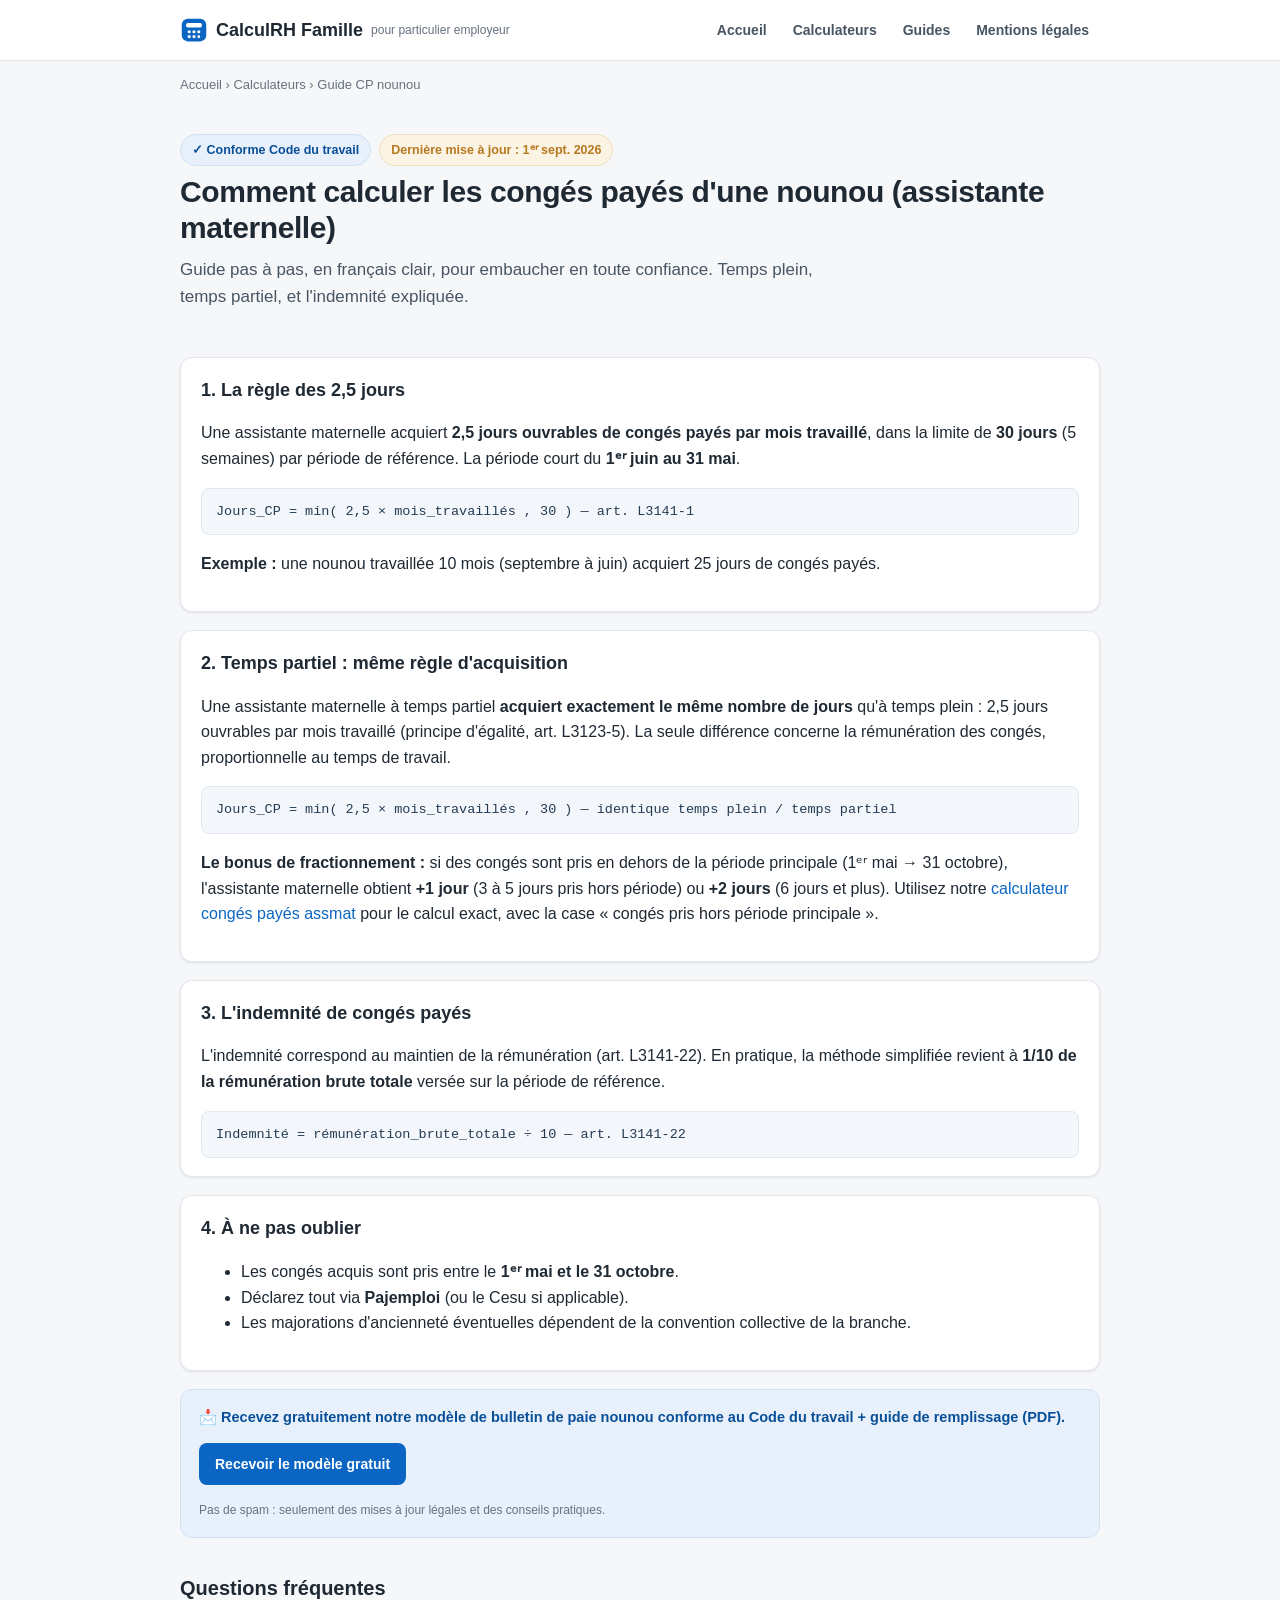
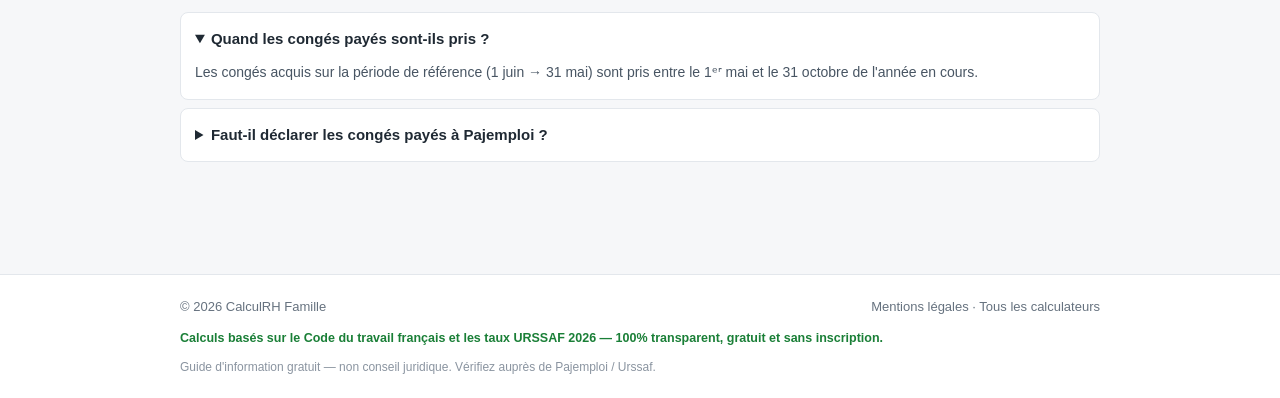
<file: guide-comment-calculer-conges-payes-nounou.html>
<!doctype html>
<html lang="fr">
<head>
  <meta charset="utf-8">
  <meta name="viewport" content="width=device-width, initial-scale=1">
  <title>Comment calculer les congés payés d'une nounou (assistante maternelle) — guide 2026</title>
  <meta name="description" content="Guide pas à pas pour calculer les congés payés d'une assistante maternelle : jours acquis, indemnité, temps plein et temps partiel. Méthode conforme au Code du travail.">
  <link rel="stylesheet" href="assets/css/style.css">
  <link rel="icon" href="/assets/img/favicon.svg" type="image/svg+xml">
  <link rel="canonical" href="https://www.calculrh.com/guide-comment-calculer-conges-payes-nounou">
  <link rel="alternate" hreflang="fr-FR" href="https://www.calculrh.com/guide-comment-calculer-conges-payes-nounou">
</head>
<body>
  <a class="skip" href="#main">Aller au contenu</a>
  <header class="site-header">
    <div class="bar">
      <a class="brand" href="/index.html"><svg class="logo" width="28" height="28" viewBox="0 0 32 32" fill="none" aria-hidden="true"><rect x="2" y="3" width="28" height="26" rx="7" fill="#0b66c3"/><rect x="7" y="8" width="18" height="5" rx="2" fill="#ffffff"/><circle cx="10.5" cy="18" r="1.8" fill="#ffffff"/><circle cx="16" cy="18" r="1.8" fill="#ffffff"/><circle cx="21.5" cy="18" r="1.8" fill="#ffffff"/><circle cx="10.5" cy="23.5" r="1.8" fill="#ffffff"/><circle cx="16" cy="23.5" r="1.8" fill="#ffffff"/><rect x="20" y="22" width="3" height="3" rx="1" fill="#ffffff"/></svg> CalculRH&nbsp;Famille <small>pour particulier employeur</small></a>
      <button class="nav-toggle" aria-label="Menu">☰</button>
      <nav class="nav">
        <a href="/index.html">Accueil</a>
        <a href="/#calculateurs">Calculateurs</a>
        <a href="/guide-comment-calculer-conges-payes-nounou">Guides</a>
        <a href="/mentions-legales">Mentions légales</a>
      </nav>
    </div>
  </header>

  <main class="wrap" id="main">
    <nav class="crumbs"><a href="/index.html">Accueil</a> › <a href="/#calculateurs">Calculateurs</a> › Guide CP nounou</nav>

    <section class="hero">
      <div class="badges">
        <span class="badge blue">✓ Conforme Code du travail</span>
        <span class="badge amber">Dernière mise à jour : 1ᵉʳ sept. 2026</span>
      </div>
      <h1>Comment calculer les congés payés d'une nounou (assistante maternelle)</h1>
      <p class="lead">Guide pas à pas, en français clair, pour embaucher en toute confiance. Temps plein, temps partiel, et l'indemnité expliquée.</p>
    </section>

    <section class="panel">
      <h2>1. La règle des 2,5 jours</h2>
      <p>Une assistante maternelle acquiert <b>2,5 jours ouvrables de congés payés par mois travaillé</b>, dans la limite de <b>30 jours</b> (5 semaines) par période de référence. La période court du <b>1ᵉʳ juin au 31 mai</b>.</p>
      <div class="formula">Jours_CP = min( 2,5 × mois_travaillés , 30 )   — art. L3141-1</div>
      <p><b>Exemple :</b> une nounou travaillée 10 mois (septembre à juin) acquiert 25 jours de congés payés.</p>
    </section>

    <section class="panel">
      <h2>2. Temps partiel : même règle d'acquisition</h2>
      <p>Une assistante maternelle à temps partiel <b>acquiert exactement le même nombre de jours</b> qu'à temps plein : 2,5 jours ouvrables par mois travaillé (principe d'égalité, art. L3123-5). La seule différence concerne la rémunération des congés, proportionnelle au temps de travail.</p>
      <div class="formula">Jours_CP = min( 2,5 × mois_travaillés , 30 )   — identique temps plein / temps partiel</div>
      <p><b>Le bonus de fractionnement :</b> si des congés sont pris en dehors de la période principale (1ᵉʳ mai → 31 octobre), l'assistante maternelle obtient <b>+1 jour</b> (3 à 5 jours pris hors période) ou <b>+2 jours</b> (6 jours et plus). Utilisez notre <a href="/calculateur-conges-payes-assistante-maternelle">calculateur congés payés assmat</a> pour le calcul exact, avec la case « congés pris hors période principale ».</p>
    </section>

    <section class="panel">
      <h2>3. L'indemnité de congés payés</h2>
      <p>L'indemnité correspond au maintien de la rémunération (art. L3141-22). En pratique, la méthode simplifiée revient à <b>1/10 de la rémunération brute totale</b> versée sur la période de référence.</p>
      <div class="formula">Indemnité = rémunération_brute_totale ÷ 10   — art. L3141-22</div>
    </section>

    <section class="panel">
      <h2>4. À ne pas oublier</h2>
      <ul>
        <li>Les congés acquis sont pris entre le <b>1ᵉʳ mai et le 31 octobre</b>.</li>
        <li>Déclarez tout via <b>Pajemploi</b> (ou le Cesu si applicable).</li>
        <li>Les majorations d'ancienneté éventuelles dépendent de la convention collective de la branche.</li>
      </ul>
    </section>

    <div class="hook" id="pdf">
      <p>📩 Recevez gratuitement notre modèle de bulletin de paie nounou <b>conforme au Code du travail</b> + guide de remplissage (PDF).</p>
      <a class="btn" href="mailto:hello@calculrh.com?subject=Modele%20bulletin%20nounou%20conforme">Recevoir le modèle gratuit</a>
      <span class="hook-note">Pas de spam : seulement des mises à jour légales et des conseils pratiques.</span>
    </div>

    <section class="faq">
      <h2 class="section-title">Questions fréquentes</h2>
      <details open><summary>Quand les congés payés sont-ils pris ?</summary><p>Les congés acquis sur la période de référence (1 juin → 31 mai) sont pris entre le 1ᵉʳ mai et le 31 octobre de l'année en cours.</p></details>
      <details><summary>Faut-il déclarer les congés payés à Pajemploi ?</summary><p>Oui. Les indemnités de congés payés sont déclarées et cotisées via Pajemploi (ou Cesu).</p></details>
    </section>
  </main>

  <footer class="site-footer">
    <div class="inner">
      <span>© <span id="y">2026</span> CalculRH Famille</span>
      <span><a href="/mentions-legales">Mentions légales</a> · <a href="/index.html">Tous les calculateurs</a></span>
      <span class="trust">Calculs basés sur le Code du travail français et les taux URSSAF 2026 — 100% transparent, gratuit et sans inscription.</span>
      <span class="disc">Guide d'information gratuit — non conseil juridique. Vérifiez auprès de Pajemploi / Urssaf.</span>
    </div>
  </footer>

  <script type="application/ld+json">
  {
    "@context": "https://schema.org",
    "@type": "FAQPage",
    "mainEntity": [
      {"@type":"Question","name":"Quand les congés payés sont-ils pris ?","acceptedAnswer":{"@type":"Answer","text":"Les congés acquis sur la période de référence sont pris entre le 1er mai et le 31 octobre."}},
      {"@type":"Question","name":"Faut-il déclarer les congés payés à Pajemploi ?","acceptedAnswer":{"@type":"Answer","text":"Oui, les indemnités de congés payés sont déclarées et cotisées via Pajemploi (ou Cesu)."}}
    ]
  }
  </script>
  <script src="assets/js/calc.js"></script>
</body>
</html>
</file>
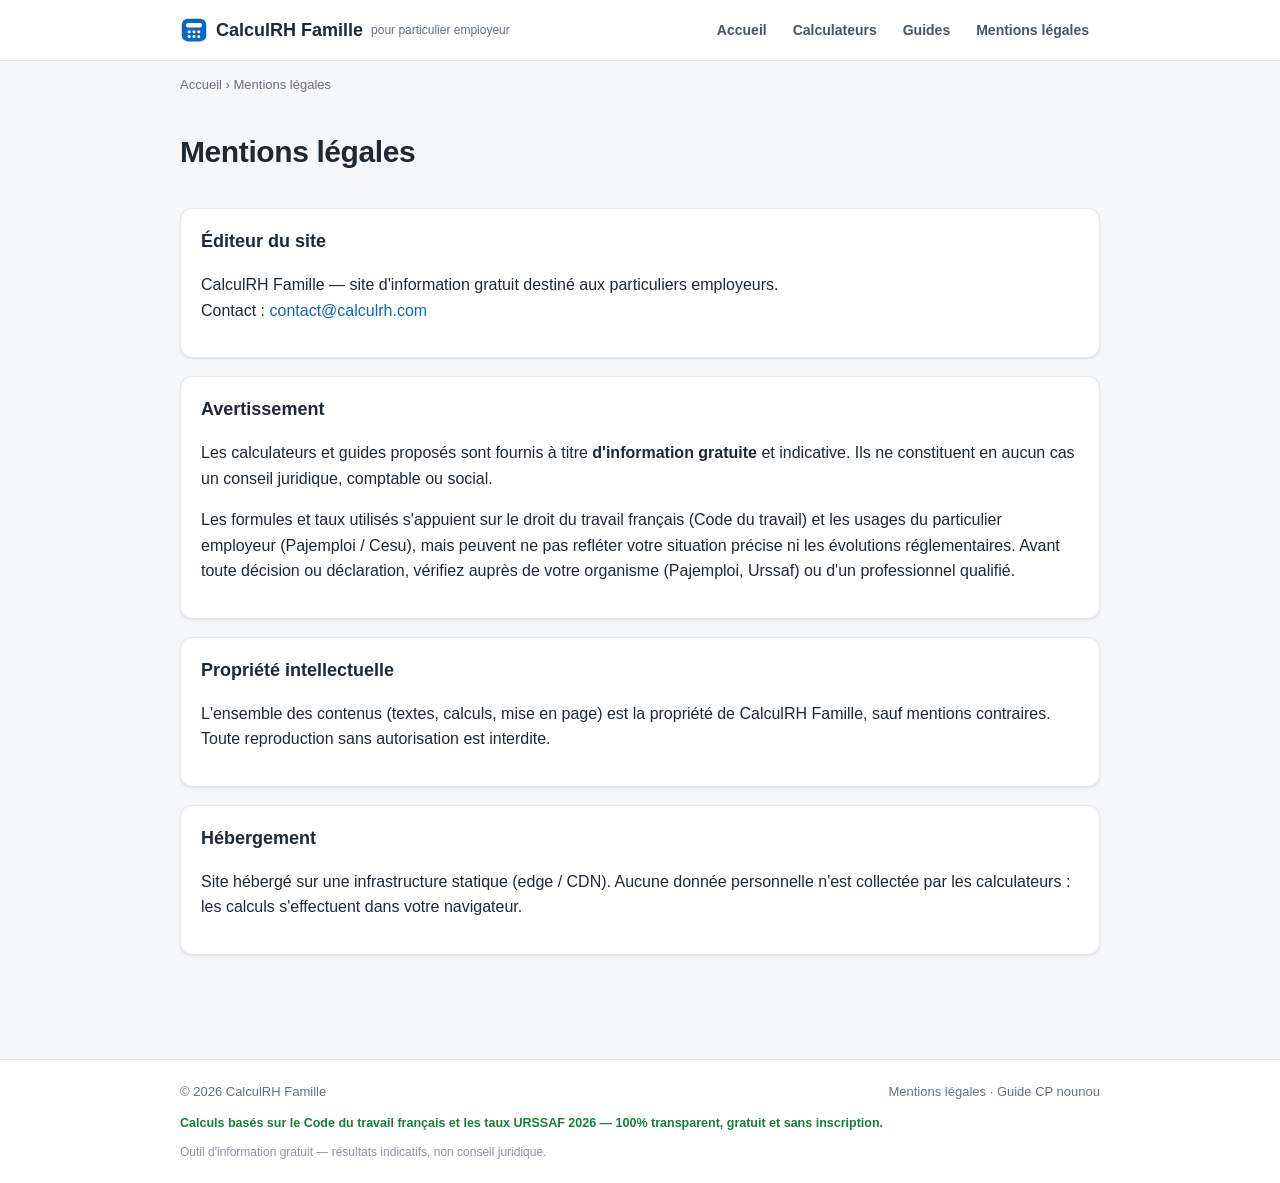
<file: mentions-legales.html>
<!doctype html>
<html lang="fr">
<head>
  <meta charset="utf-8">
  <meta name="viewport" content="width=device-width, initial-scale=1">
  <title>Mentions légales — CalculRH Famille</title>
  <meta name="description" content="Mentions légales et avertissement du site CalculRH Famille, calculateurs gratuits pour particulier employeur.">
  <link rel="stylesheet" href="assets/css/style.css">
  <link rel="icon" href="/assets/img/favicon.svg" type="image/svg+xml">
  <link rel="canonical" href="https://www.calculrh.com/mentions-legales">
  <link rel="alternate" hreflang="fr-FR" href="https://www.calculrh.com/mentions-legales">
</head>
<body>
  <a class="skip" href="#main">Aller au contenu</a>
  <header class="site-header">
    <div class="bar">
      <a class="brand" href="index.html"><svg class="logo" width="28" height="28" viewBox="0 0 32 32" fill="none" aria-hidden="true"><rect x="2" y="3" width="28" height="26" rx="7" fill="#0b66c3"/><rect x="7" y="8" width="18" height="5" rx="2" fill="#ffffff"/><circle cx="10.5" cy="18" r="1.8" fill="#ffffff"/><circle cx="16" cy="18" r="1.8" fill="#ffffff"/><circle cx="21.5" cy="18" r="1.8" fill="#ffffff"/><circle cx="10.5" cy="23.5" r="1.8" fill="#ffffff"/><circle cx="16" cy="23.5" r="1.8" fill="#ffffff"/><rect x="20" y="22" width="3" height="3" rx="1" fill="#ffffff"/></svg> CalculRH&nbsp;Famille <small>pour particulier employeur</small></a>
      <button class="nav-toggle" aria-label="Menu">☰</button>
      <nav class="nav">
        <a href="index.html">Accueil</a>
        <a href="/#calculateurs">Calculateurs</a>
        <a href="/guide-comment-calculer-conges-payes-nounou">Guides</a>
        <a href="/mentions-legales">Mentions légales</a>
      </nav>
    </div>
  </header>

  <main class="wrap" id="main">
    <nav class="crumbs"><a href="index.html">Accueil</a> › Mentions légales</nav>
    <section class="hero">
      <h1>Mentions légales</h1>
    </section>

    <section class="panel">
      <h2>Éditeur du site</h2>
      <p>CalculRH Famille — site d'information gratuit destiné aux particuliers employeurs.<br>
      Contact : <a href="mailto:contact@calculrh.com">contact@calculrh.com</a></p>
    </section>

    <section class="panel">
      <h2>Avertissement</h2>
      <p>Les calculateurs et guides proposés sont fournis à titre <b>d'information gratuite</b> et indicative. Ils ne constituent en aucun cas un conseil juridique, comptable ou social.</p>
      <p>Les formules et taux utilisés s'appuient sur le droit du travail français (Code du travail) et les usages du particulier employeur (Pajemploi / Cesu), mais peuvent ne pas refléter votre situation précise ni les évolutions réglementaires. Avant toute décision ou déclaration, vérifiez auprès de votre organisme (Pajemploi, Urssaf) ou d'un professionnel qualifié.</p>
    </section>

    <section class="panel">
      <h2>Propriété intellectuelle</h2>
      <p>L'ensemble des contenus (textes, calculs, mise en page) est la propriété de CalculRH Famille, sauf mentions contraires. Toute reproduction sans autorisation est interdite.</p>
    </section>

    <section class="panel">
      <h2>Hébergement</h2>
      <p>Site hébergé sur une infrastructure statique (edge / CDN). Aucune donnée personnelle n'est collectée par les calculateurs : les calculs s'effectuent dans votre navigateur.</p>
    </section>
  </main>

  <footer class="site-footer">
    <div class="inner">
      <span>© <span id="y">2026</span> CalculRH Famille</span>
      <span><a href="/mentions-legales">Mentions légales</a> · <a href="/guide-comment-calculer-conges-payes-nounou">Guide CP nounou</a></span>
      <span class="trust">Calculs basés sur le Code du travail français et les taux URSSAF 2026 — 100% transparent, gratuit et sans inscription.</span>
      <span class="disc">Outil d'information gratuit — résultats indicatifs, non conseil juridique.</span>
    </div>
  </footer>
  <script src="assets/js/calc.js"></script>
</body>
</html>
</file>
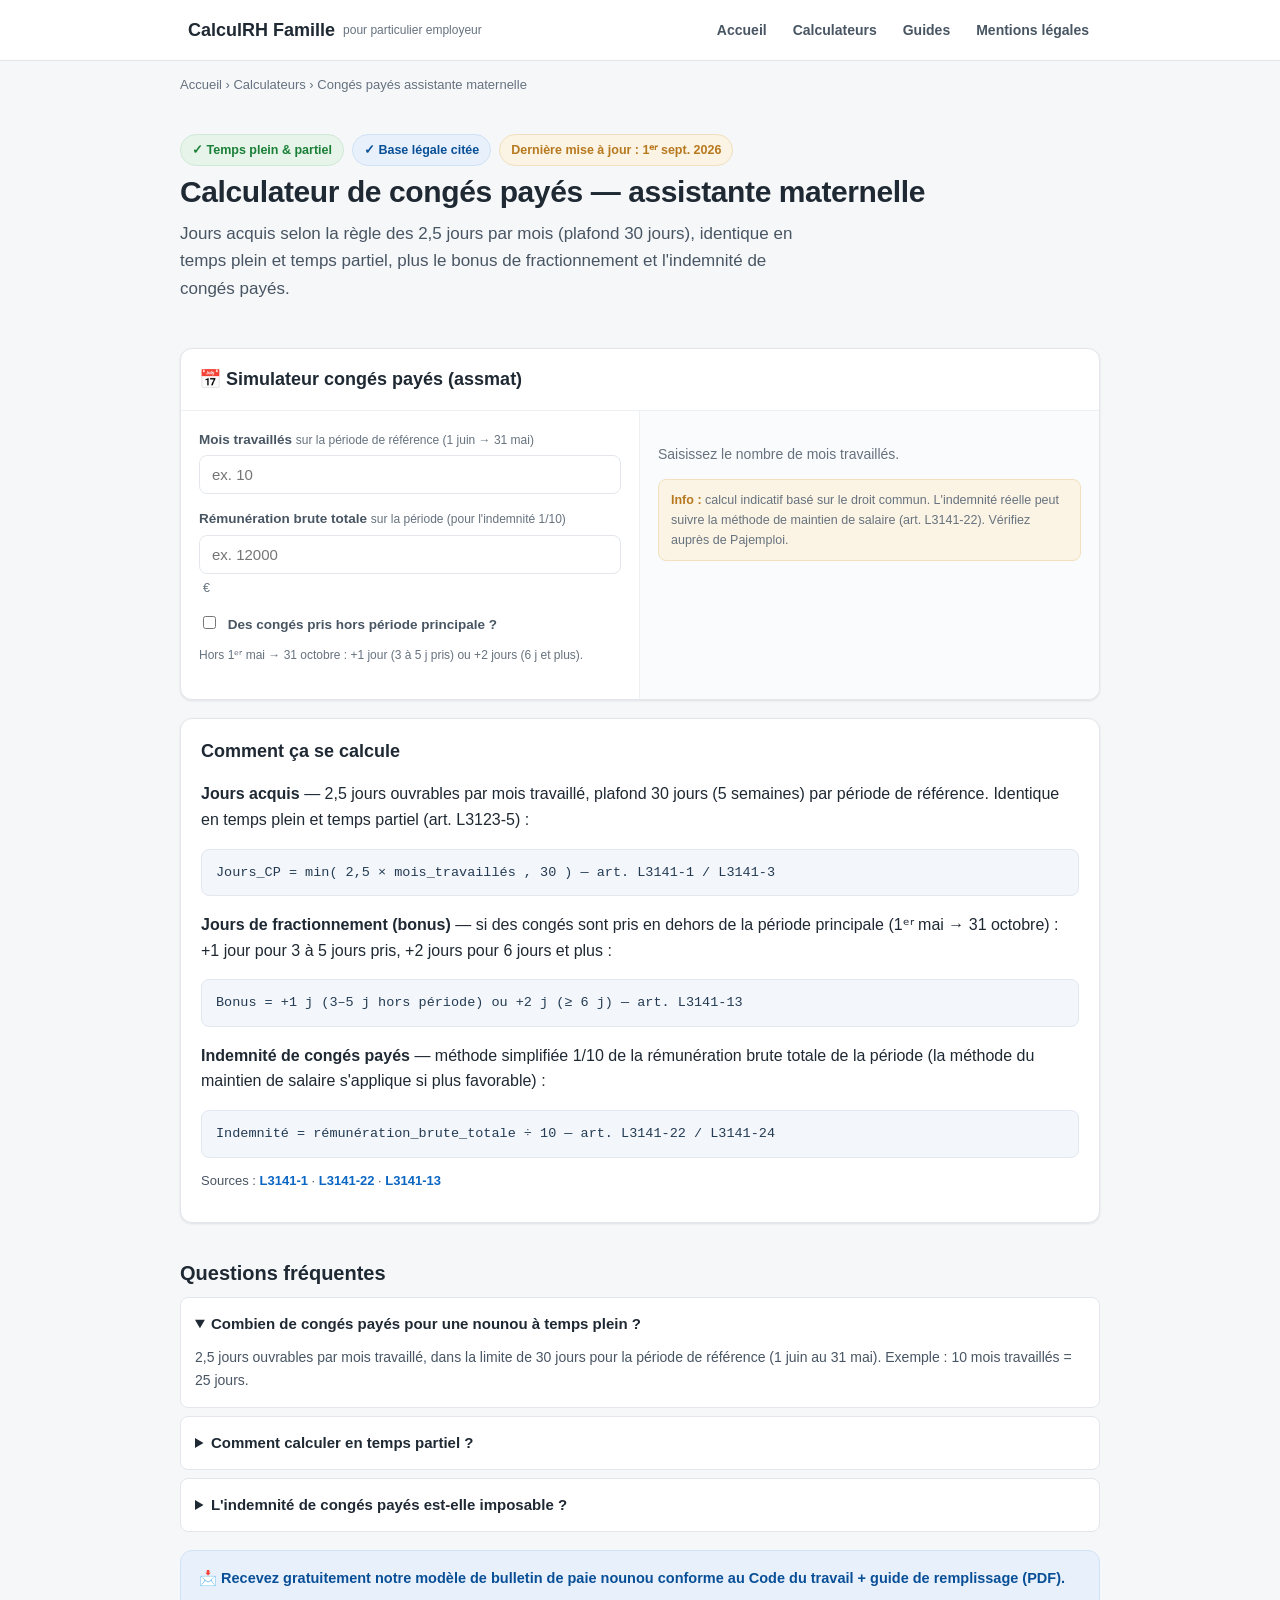
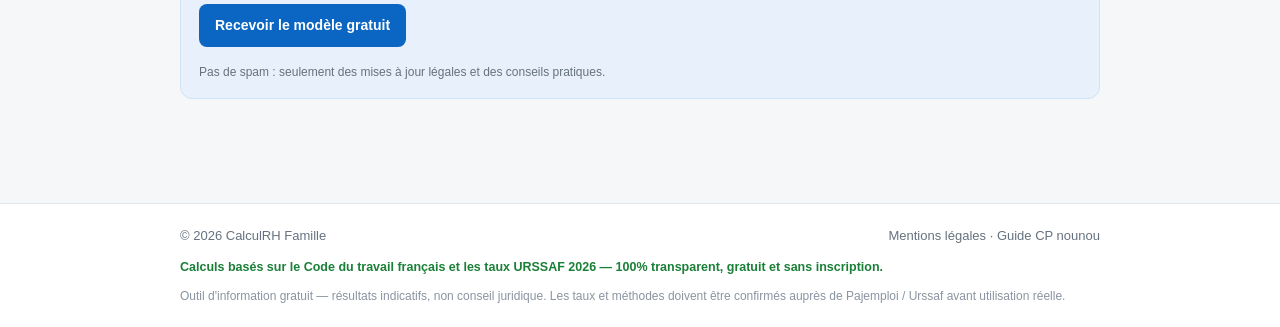
<file: calculateurs/congres-payes-assmat.html>
<!doctype html>
<html lang="fr">
<head>
  <meta charset="utf-8">
  <meta name="viewport" content="width=device-width, initial-scale=1">
  <title>Calculateur congés payés assistante maternelle (nounou) — gratuit</title>
  <meta name="description" content="Calculez les jours de congés payés acquis et l'indemnité d'une assistante maternelle : 2,5 j par mois (plafond 30 j), bonus de fractionnement et méthode 1/10. Formule et article du Code du travail affichés.">
  <link rel="stylesheet" href="../assets/css/style.css">
  <link rel="canonical" href="https://calculrh.com/calculateurs/congres-payes-assmat.html">
  <link rel="alternate" hreflang="fr-FR" href="https://calculrh.com/calculateurs/congres-payes-assmat.html">
</head>
<body>
  <a class="skip" href="#main">Aller au contenu</a>
  <header class="site-header">
    <div class="bar">
      <a class="brand" href="../index.html"><span class="dot"></span> CalculRH&nbsp;Famille <small>pour particulier employeur</small></a>
      <button class="nav-toggle" aria-label="Menu">☰</button>
      <nav class="nav">
        <a href="../index.html">Accueil</a>
        <a href="../index.html#calculateurs">Calculateurs</a>
        <a href="../guides/comment-calculer-cp-nounou.html">Guides</a>
        <a href="../mentions-legales.html">Mentions légales</a>
      </nav>
    </div>
  </header>

  <main class="wrap" id="main">
    <nav class="crumbs"><a href="../index.html">Accueil</a> › <a href="../index.html#calculateurs">Calculateurs</a> › Congés payés assistante maternelle</nav>

    <section class="hero">
      <div class="badges">
        <span class="badge">✓ Temps plein &amp; partiel</span>
        <span class="badge blue">✓ Base légale citée</span>
        <span class="badge amber">Dernière mise à jour : 1ᵉʳ sept. 2026</span>
      </div>
      <h1>Calculateur de congés payés — assistante maternelle</h1>
      <p class="lead">Jours acquis selon la règle des 2,5 jours par mois (plafond 30 jours), identique en temps plein et temps partiel, plus le bonus de fractionnement et l'indemnité de congés payés.</p>
    </section>

    <div class="calc">
      <div class="calc-head">
        <h2>📅 Simulateur congés payés (assmat)</h2>
      </div>
      <div class="calc-body">
        <div class="calc-inputs">
          <div class="field">
            <label for="cp_mois">Mois travaillés <span class="hint">sur la période de référence (1 juin → 31 mai)</span></label>
            <input id="cp_mois" type="number" min="0" max="12" step="0.5" placeholder="ex. 10" inputmode="decimal">
          </div>
          <div class="field">
            <label for="cp_brut">Rémunération brute totale <span class="hint">sur la période (pour l'indemnité 1/10)</span></label>
            <input id="cp_brut" type="number" min="0" step="0.01" placeholder="ex. 12000" inputmode="decimal"><span class="unit">€</span>
          </div>
          <div class="field">
            <label for="cp_hors"><input id="cp_hors" type="checkbox" style="width:auto;margin-right:8px"> Des congés pris hors période principale ?</label>
            <span class="hint">Hors 1ᵉʳ mai → 31 octobre : +1 jour (3 à 5 j pris) ou +2 jours (6 j et plus).</span>
            <div id="cp_hors_row" style="display:none">
              <label for="cp_hors" style="margin-top:8px">Jours de CP pris hors période principale</label>
              <input id="cp_hors_n" type="number" min="0" step="1" placeholder="ex. 4" inputmode="decimal"><span class="unit">j</span>
            </div>
          </div>
        </div>
        <div class="calc-result">
          <div id="cp_out"><p class="result-empty">Saisissez le nombre de mois travaillés.</p></div>
          <div class="disclaimer"><b>Info :</b> calcul indicatif basé sur le droit commun. L'indemnité réelle peut suivre la méthode de maintien de salaire (art. L3141-22). Vérifiez auprès de Pajemploi.</div>
        </div>
      </div>
    </div>

    <section class="panel">
      <h2>Comment ça se calcule</h2>
      <p><b>Jours acquis</b> — 2,5 jours ouvrables par mois travaillé, plafond 30 jours (5 semaines) par période de référence. Identique en temps plein et temps partiel (art. L3123-5) :</p>
      <div class="formula">Jours_CP = min( 2,5 × mois_travaillés , 30 )   — art. L3141-1 / L3141-3</div>
      <p><b>Jours de fractionnement (bonus)</b> — si des congés sont pris en dehors de la période principale (1ᵉʳ mai → 31 octobre) : +1 jour pour 3 à 5 jours pris, +2 jours pour 6 jours et plus :</p>
      <div class="formula">Bonus = +1 j (3–5 j hors période)  ou  +2 j (≥ 6 j)   — art. L3141-13</div>
      <p><b>Indemnité de congés payés</b> — méthode simplifiée 1/10 de la rémunération brute totale de la période (la méthode du maintien de salaire s'applique si plus favorable) :</p>
      <div class="formula">Indemnité = rémunération_brute_totale ÷ 10   — art. L3141-22 / L3141-24</div>
      <p class="legal-ref">Sources : <a href="https://www.legifrance.gouv.fr/codes/section_lc/LEGITEXT000006072050/LEGISCTA000006150381/" target="_blank" rel="noopener">L3141-1</a> · <a href="https://www.legifrance.gouv.fr/codes/article_lc/LEGIARTI000032692771/" target="_blank" rel="noopener">L3141-22</a> · <a href="https://www.legifrance.gouv.fr/codes/article_lc/LEGIARTI000006150381/" target="_blank" rel="noopener">L3141-13</a></p>
    </section>

    <section class="faq">
      <h2 class="section-title">Questions fréquentes</h2>
      <details open><summary>Combien de congés payés pour une nounou à temps plein ?</summary><p>2,5 jours ouvrables par mois travaillé, dans la limite de 30 jours pour la période de référence (1 juin au 31 mai). Exemple : 10 mois travaillés = 25 jours.</p></details>
      <details><summary>Comment calculer en temps partiel ?</summary><p>L'acquisition est identique au temps plein : 2,5 jours par mois (art. L3123-5). Le bonus de fractionnement s'ajoute si des congés sont pris hors période principale (1ᵉʳ mai → 31 octobre).</p></details>
      <details><summary>L'indemnité de congés payés est-elle imposable ?</summary><p>L'indemnité de congés payés est soumise à cotisations et à l'impôt sur le revenu comme le salaire, sauf cas particuliers. Vérifiez auprès de votre centre des finances publiques.</p></details>
    </section>

    <div class="hook">
      <p>📩 Recevez gratuitement notre modèle de bulletin de paie nounou <b>conforme au Code du travail</b> + guide de remplissage (PDF).</p>
      <a class="btn" href="mailto:hello@calculrh.com?subject=Modele%20bulletin%20nounou%20conforme">Recevoir le modèle gratuit</a>
      <span class="hook-note">Pas de spam : seulement des mises à jour légales et des conseils pratiques.</span>
    </div>
  </main>

  <footer class="site-footer">
    <div class="inner">
      <span>© <span id="y">2026</span> CalculRH Famille</span>
      <span><a href="../mentions-legales.html">Mentions légales</a> · <a href="../guides/comment-calculer-cp-nounou.html">Guide CP nounou</a></span>
      <span class="trust">Calculs basés sur le Code du travail français et les taux URSSAF 2026 — 100% transparent, gratuit et sans inscription.</span>
      <span class="disc">Outil d'information gratuit — résultats indicatifs, non conseil juridique. Les taux et méthodes doivent être confirmés auprès de Pajemploi / Urssaf avant utilisation réelle.</span>
    </div>
  </footer>

  <script type="application/ld+json">
  {
    "@context": "https://schema.org",
    "@type": "FAQPage",
    "mainEntity": [
      {"@type":"Question","name":"Combien de congés payés pour une nounou à temps plein ?","acceptedAnswer":{"@type":"Answer","text":"2,5 jours ouvrables par mois travaillé, dans la limite de 30 jours pour la période de référence (1 juin au 31 mai)."}},
      {"@type":"Question","name":"Comment calculer en temps partiel ?","acceptedAnswer":{"@type":"Answer","text":"L'acquisition est identique au temps plein : 2,5 jours par mois (art. L3123-5). Le bonus de fractionnement s'ajoute si des congés sont pris hors période principale."}},
      {"@type":"Question","name":"L'indemnité de congés payés est-elle imposable ?","acceptedAnswer":{"@type":"Answer","text":"Elle est en principe soumise à cotisations et à l'impôt sur le revenu comme le salaire, sous réserve de cas particuliers."}}
    ]
  }
  </script>
  <script type="application/ld+json">
  {
    "@context": "https://schema.org",
    "@type": "SoftwareApplication",
    "name": "Calculateur de congés payés assistante maternelle",
    "applicationCategory": "CalculatorApplication",
    "operatingSystem": "Web",
    "offers": { "@type": "Offer", "price": "0", "priceCurrency": "EUR" },
    "url": "https://calculrh.com/calculateurs/congres-payes-assmat.html"
  }
  </script>
  <script src="../assets/js/calc.js"></script>
</body>
</html>
</file>
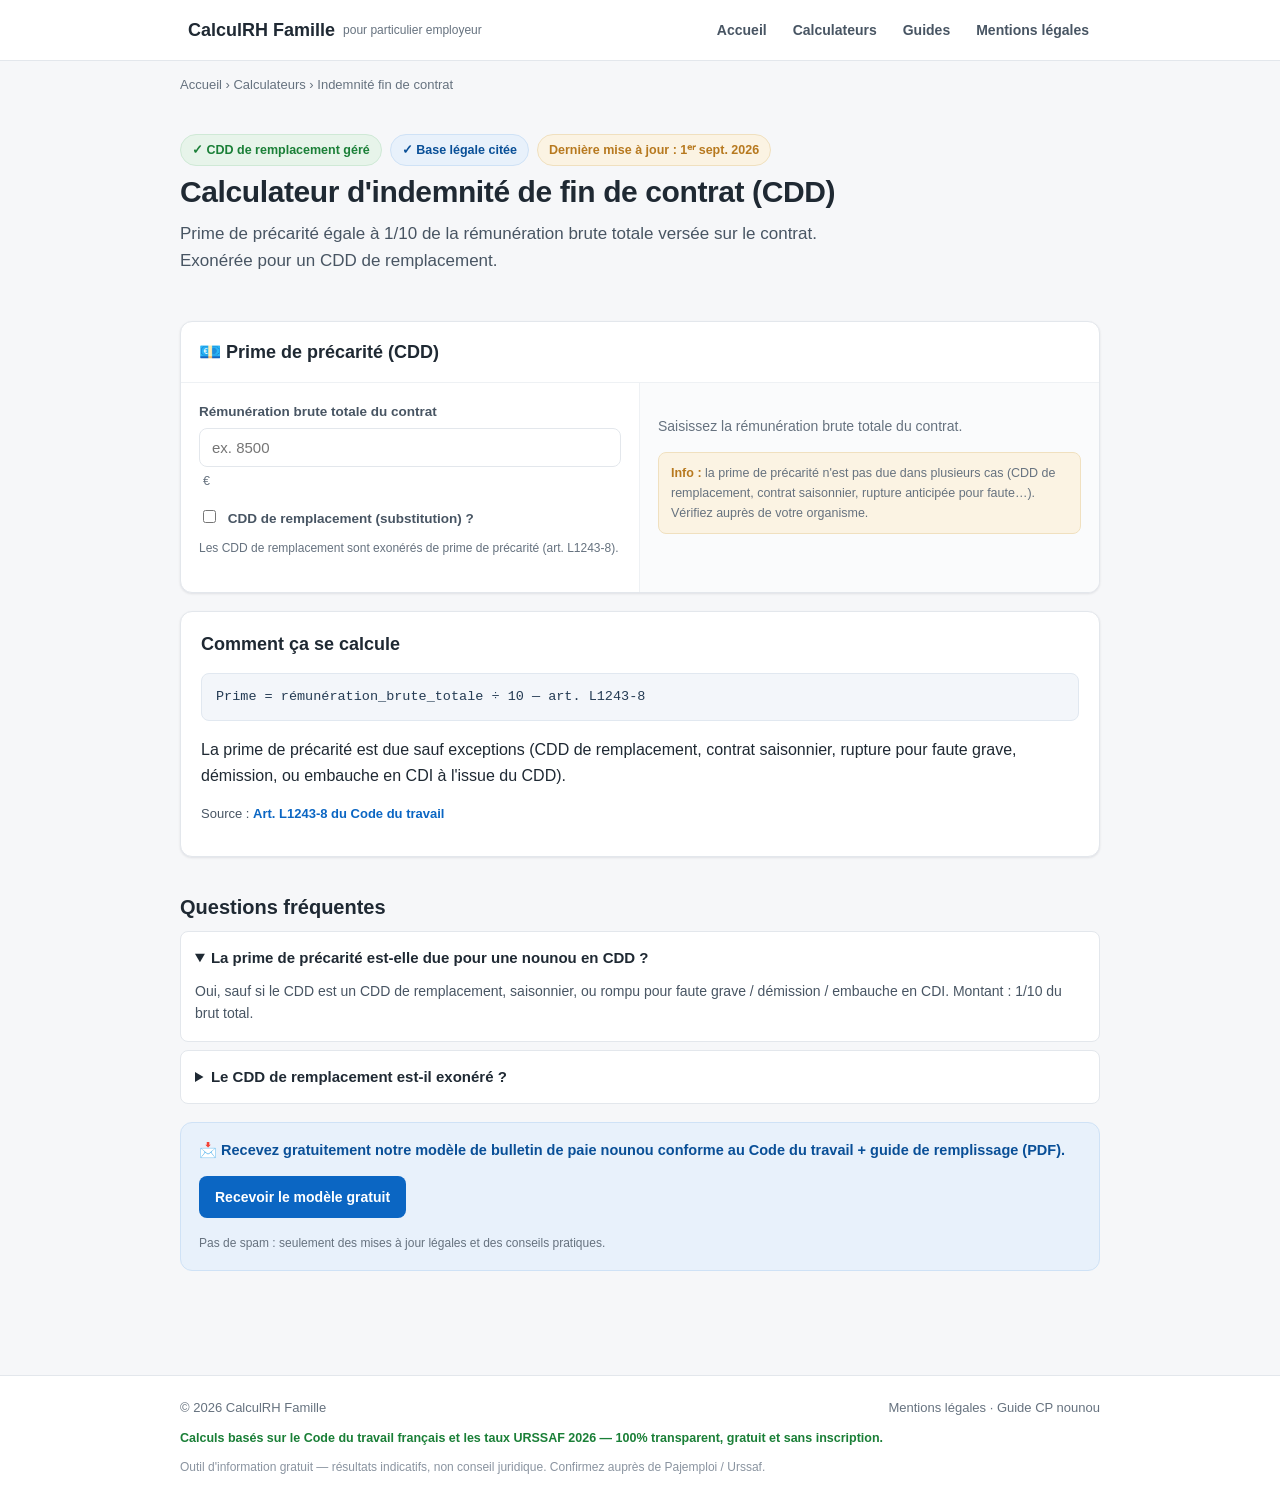
<file: calculateurs/indemnite-fin-de-contrat-assmat.html>
<!doctype html>
<html lang="fr">
<head>
  <meta charset="utf-8">
  <meta name="viewport" content="width=device-width, initial-scale=1">
  <title>Calculateur indemnité de fin de contrat CDD (assistante maternelle) — prime de précarité</title>
  <meta name="description" content="Calculez la prime de précarité (indemnité de fin de contrat CDD) d'une assistante maternelle : 1/10 de la rémunération brute. Gère le CDD de remplacement exonéré. Formule et article L1243-8.">
  <link rel="stylesheet" href="../assets/css/style.css">
  <link rel="canonical" href="https://calculrh.com/calculateurs/indemnite-fin-de-contrat-assmat.html">
  <link rel="alternate" hreflang="fr-FR" href="https://calculrh.com/calculateurs/indemnite-fin-de-contrat-assmat.html">
</head>
<body>
  <a class="skip" href="#main">Aller au contenu</a>
  <header class="site-header">
    <div class="bar">
      <a class="brand" href="../index.html"><span class="dot"></span> CalculRH&nbsp;Famille <small>pour particulier employeur</small></a>
      <button class="nav-toggle" aria-label="Menu">☰</button>
      <nav class="nav">
        <a href="../index.html">Accueil</a>
        <a href="../index.html#calculateurs">Calculateurs</a>
        <a href="../guides/comment-calculer-cp-nounou.html">Guides</a>
        <a href="../mentions-legales.html">Mentions légales</a>
      </nav>
    </div>
  </header>

  <main class="wrap" id="main">
    <nav class="crumbs"><a href="../index.html">Accueil</a> › <a href="../index.html#calculateurs">Calculateurs</a> › Indemnité fin de contrat</nav>

    <section class="hero">
      <div class="badges">
        <span class="badge">✓ CDD de remplacement géré</span>
        <span class="badge blue">✓ Base légale citée</span>
        <span class="badge amber">Dernière mise à jour : 1ᵉʳ sept. 2026</span>
      </div>
      <h1>Calculateur d'indemnité de fin de contrat (CDD)</h1>
      <p class="lead">Prime de précarité égale à 1/10 de la rémunération brute totale versée sur le contrat. Exonérée pour un CDD de remplacement.</p>
    </section>

    <div class="calc">
      <div class="calc-head"><h2>💶 Prime de précarité (CDD)</h2></div>
      <div class="calc-body">
        <div class="calc-inputs">
          <div class="field">
            <label for="ifdc_brut">Rémunération brute totale du contrat</label>
            <input id="ifdc_brut" type="number" min="0" step="0.01" placeholder="ex. 8500" inputmode="decimal"><span class="unit">€</span>
          </div>
          <div class="field">
            <label for="ifdc_remplacement"><input id="ifdc_remplacement" type="checkbox" style="width:auto;margin-right:8px"> CDD de remplacement (substitution) ?</label>
            <span class="hint">Les CDD de remplacement sont exonérés de prime de précarité (art. L1243-8).</span>
          </div>
        </div>
        <div class="calc-result">
          <div id="ifdc_out"><p class="result-empty">Saisissez la rémunération brute totale.</p></div>
          <div class="disclaimer"><b>Info :</b> la prime de précarité n'est pas due dans plusieurs cas (CDD de remplacement, contrat saisonnier, rupture anticipée pour faute…). Vérifiez auprès de votre organisme.</div>
        </div>
      </div>
    </div>

    <section class="panel">
      <h2>Comment ça se calcule</h2>
      <div class="formula">Prime = rémunération_brute_totale ÷ 10   — art. L1243-8</div>
      <p>La prime de précarité est due sauf exceptions (CDD de remplacement, contrat saisonnier, rupture pour faute grave, démission, ou embauche en CDI à l'issue du CDD).</p>
      <p class="legal-ref">Source : <a href="https://www.legifrance.gouv.fr/codes/article_lc/LEGIARTI000006901564/" target="_blank" rel="noopener">Art. L1243-8 du Code du travail</a></p>
    </section>

    <section class="faq">
      <h2 class="section-title">Questions fréquentes</h2>
      <details open><summary>La prime de précarité est-elle due pour une nounou en CDD ?</summary><p>Oui, sauf si le CDD est un CDD de remplacement, saisonnier, ou rompu pour faute grave / démission / embauche en CDI. Montant : 1/10 du brut total.</p></details>
      <details><summary>Le CDD de remplacement est-il exonéré ?</summary><p>Oui, l'article L1243-8 exonère la prime de précarité pour les contrats de remplacement.</p></details>
    </section>

    <div class="hook">
      <p>📩 Recevez gratuitement notre modèle de bulletin de paie nounou <b>conforme au Code du travail</b> + guide de remplissage (PDF).</p>
      <a class="btn" href="mailto:hello@calculrh.com?subject=Modele%20bulletin%20nounou%20conforme">Recevoir le modèle gratuit</a>
      <span class="hook-note">Pas de spam : seulement des mises à jour légales et des conseils pratiques.</span>
    </div>
  </main>

  <footer class="site-footer">
    <div class="inner">
      <span>© <span id="y">2026</span> CalculRH Famille</span>
      <span><a href="../mentions-legales.html">Mentions légales</a> · <a href="../guides/comment-calculer-cp-nounou.html">Guide CP nounou</a></span>
      <span class="trust">Calculs basés sur le Code du travail français et les taux URSSAF 2026 — 100% transparent, gratuit et sans inscription.</span>
      <span class="disc">Outil d'information gratuit — résultats indicatifs, non conseil juridique. Confirmez auprès de Pajemploi / Urssaf.</span>
    </div>
  </footer>

  <script type="application/ld+json">
  {
    "@context": "https://schema.org",
    "@type": "FAQPage",
    "mainEntity": [
      {"@type":"Question","name":"La prime de précarité est-elle due pour une nounou en CDD ?","acceptedAnswer":{"@type":"Answer","text":"Oui sauf CDD de remplacement, saisonnier, ou rupture pour faute grave, démission ou embauche en CDI. Montant : 1/10 du brut total."}},
      {"@type":"Question","name":"Le CDD de remplacement est-il exonéré ?","acceptedAnswer":{"@type":"Answer","text":"Oui, l'article L1243-8 exonère la prime de précarité pour les contrats de remplacement."}}
    ]
  }
  </script>
  <script type="application/ld+json">
  {
    "@context": "https://schema.org",
    "@type": "SoftwareApplication",
    "name": "Calculateur indemnité de fin de contrat CDD assistante maternelle",
    "applicationCategory": "CalculatorApplication",
    "operatingSystem": "Web",
    "offers": { "@type": "Offer", "price": "0", "priceCurrency": "EUR" },
    "url": "https://calculrh.com/calculateurs/indemnite-fin-de-contrat-assmat.html"
  }
  </script>
  <script src="../assets/js/calc.js"></script>
</body>
</html>
</file>
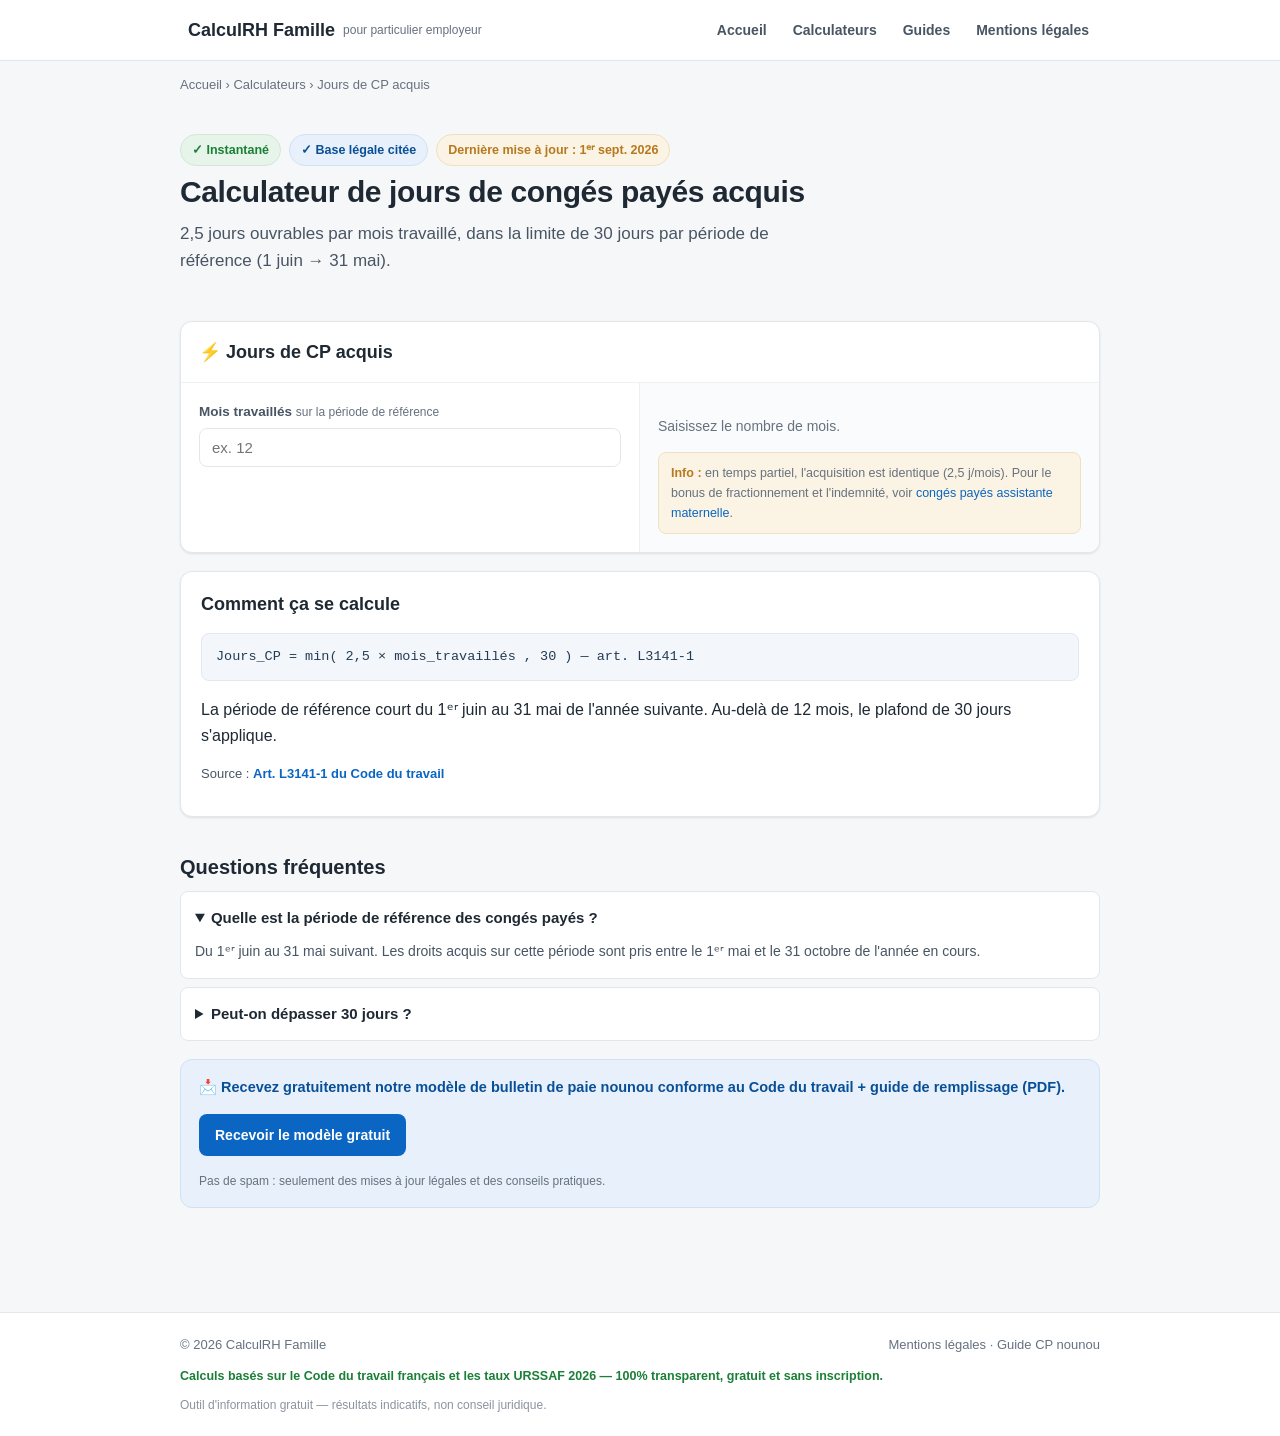
<file: calculateurs/jours-cp-acquis.html>
<!doctype html>
<html lang="fr">
<head>
  <meta charset="utf-8">
  <meta name="viewport" content="width=device-width, initial-scale=1">
  <title>Calculateur jours de congés payés acquis — 2,5 j par mois (plafond 30)</title>
  <meta name="description" content="Combien de jours de congés payés avez-vous acquis ? 2,5 jours par mois travaillé, plafond 30 jours par période de référence. Outil gratuit et instantané.">
  <link rel="stylesheet" href="../assets/css/style.css">
  <link rel="canonical" href="https://calculrh.com/calculateurs/jours-cp-acquis.html">
  <link rel="alternate" hreflang="fr-FR" href="https://calculrh.com/calculateurs/jours-cp-acquis.html">
</head>
<body>
  <a class="skip" href="#main">Aller au contenu</a>
  <header class="site-header">
    <div class="bar">
      <a class="brand" href="../index.html"><span class="dot"></span> CalculRH&nbsp;Famille <small>pour particulier employeur</small></a>
      <button class="nav-toggle" aria-label="Menu">☰</button>
      <nav class="nav">
        <a href="../index.html">Accueil</a>
        <a href="../index.html#calculateurs">Calculateurs</a>
        <a href="../guides/comment-calculer-cp-nounou.html">Guides</a>
        <a href="../mentions-legales.html">Mentions légales</a>
      </nav>
    </div>
  </header>

  <main class="wrap" id="main">
    <nav class="crumbs"><a href="../index.html">Accueil</a> › <a href="../index.html#calculateurs">Calculateurs</a> › Jours de CP acquis</nav>

    <section class="hero">
      <div class="badges">
        <span class="badge">✓ Instantané</span>
        <span class="badge blue">✓ Base légale citée</span>
        <span class="badge amber">Dernière mise à jour : 1ᵉʳ sept. 2026</span>
      </div>
      <h1>Calculateur de jours de congés payés acquis</h1>
      <p class="lead">2,5 jours ouvrables par mois travaillé, dans la limite de 30 jours par période de référence (1 juin → 31 mai).</p>
    </section>

    <div class="calc">
      <div class="calc-head"><h2>⚡ Jours de CP acquis</h2></div>
      <div class="calc-body">
        <div class="calc-inputs">
          <div class="field">
            <label for="jc_mois">Mois travaillés <span class="hint">sur la période de référence</span></label>
            <input id="jc_mois" type="number" min="0" max="12" step="0.5" placeholder="ex. 12" inputmode="decimal">
          </div>
        </div>
        <div class="calc-result">
          <div id="jc_out"><p class="result-empty">Saisissez le nombre de mois.</p></div>
          <div class="disclaimer"><b>Info :</b> en temps partiel, l'acquisition est identique (2,5 j/mois). Pour le bonus de fractionnement et l'indemnité, voir <a href="congres-payes-assmat.html">congés payés assistante maternelle</a>.</div>
        </div>
      </div>
    </div>

    <section class="panel">
      <h2>Comment ça se calcule</h2>
      <div class="formula">Jours_CP = min( 2,5 × mois_travaillés , 30 )   — art. L3141-1</div>
      <p>La période de référence court du 1ᵉʳ juin au 31 mai de l'année suivante. Au-delà de 12 mois, le plafond de 30 jours s'applique.</p>
      <p class="legal-ref">Source : <a href="https://www.legifrance.gouv.fr/codes/section_lc/LEGITEXT000006072050/LEGISCTA000006150381/" target="_blank" rel="noopener">Art. L3141-1 du Code du travail</a></p>
    </section>

    <section class="faq">
      <h2 class="section-title">Questions fréquentes</h2>
      <details open><summary>Quelle est la période de référence des congés payés ?</summary><p>Du 1ᵉʳ juin au 31 mai suivant. Les droits acquis sur cette période sont pris entre le 1ᵉʳ mai et le 31 octobre de l'année en cours.</p></details>
      <details><summary>Peut-on dépasser 30 jours ?</summary><p>Non : 30 jours ouvrables (soit 5 semaines) est le plafond légal d'acquisition par période de référence.</p></details>
    </section>

    <div class="hook">
      <p>📩 Recevez gratuitement notre modèle de bulletin de paie nounou <b>conforme au Code du travail</b> + guide de remplissage (PDF).</p>
      <a class="btn" href="mailto:hello@calculrh.com?subject=Modele%20bulletin%20nounou%20conforme">Recevoir le modèle gratuit</a>
      <span class="hook-note">Pas de spam : seulement des mises à jour légales et des conseils pratiques.</span>
    </div>
  </main>

  <footer class="site-footer">
    <div class="inner">
      <span>© <span id="y">2026</span> CalculRH Famille</span>
      <span><a href="../mentions-legales.html">Mentions légales</a> · <a href="../guides/comment-calculer-cp-nounou.html">Guide CP nounou</a></span>
      <span class="trust">Calculs basés sur le Code du travail français et les taux URSSAF 2026 — 100% transparent, gratuit et sans inscription.</span>
      <span class="disc">Outil d'information gratuit — résultats indicatifs, non conseil juridique.</span>
    </div>
  </footer>

  <script type="application/ld+json">
  {
    "@context": "https://schema.org",
    "@type": "FAQPage",
    "mainEntity": [
      {"@type":"Question","name":"Quelle est la période de référence des congés payés ?","acceptedAnswer":{"@type":"Answer","text":"Du 1er juin au 31 mai suivant. Les droits sont pris entre le 1er mai et le 31 octobre."}},
      {"@type":"Question","name":"Peut-on dépasser 30 jours ?","acceptedAnswer":{"@type":"Answer","text":"Non : 30 jours ouvrables (5 semaines) est le plafond légal par période de référence."}}
    ]
  }
  </script>
  <script type="application/ld+json">
  {
    "@context": "https://schema.org",
    "@type": "SoftwareApplication",
    "name": "Calculateur jours de congés payés acquis assistante maternelle",
    "applicationCategory": "CalculatorApplication",
    "operatingSystem": "Web",
    "offers": { "@type": "Offer", "price": "0", "priceCurrency": "EUR" },
    "url": "https://calculrh.com/calculateurs/jours-cp-acquis.html"
  }
  </script>
  <script src="../assets/js/calc.js"></script>
</body>
</html>
</file>
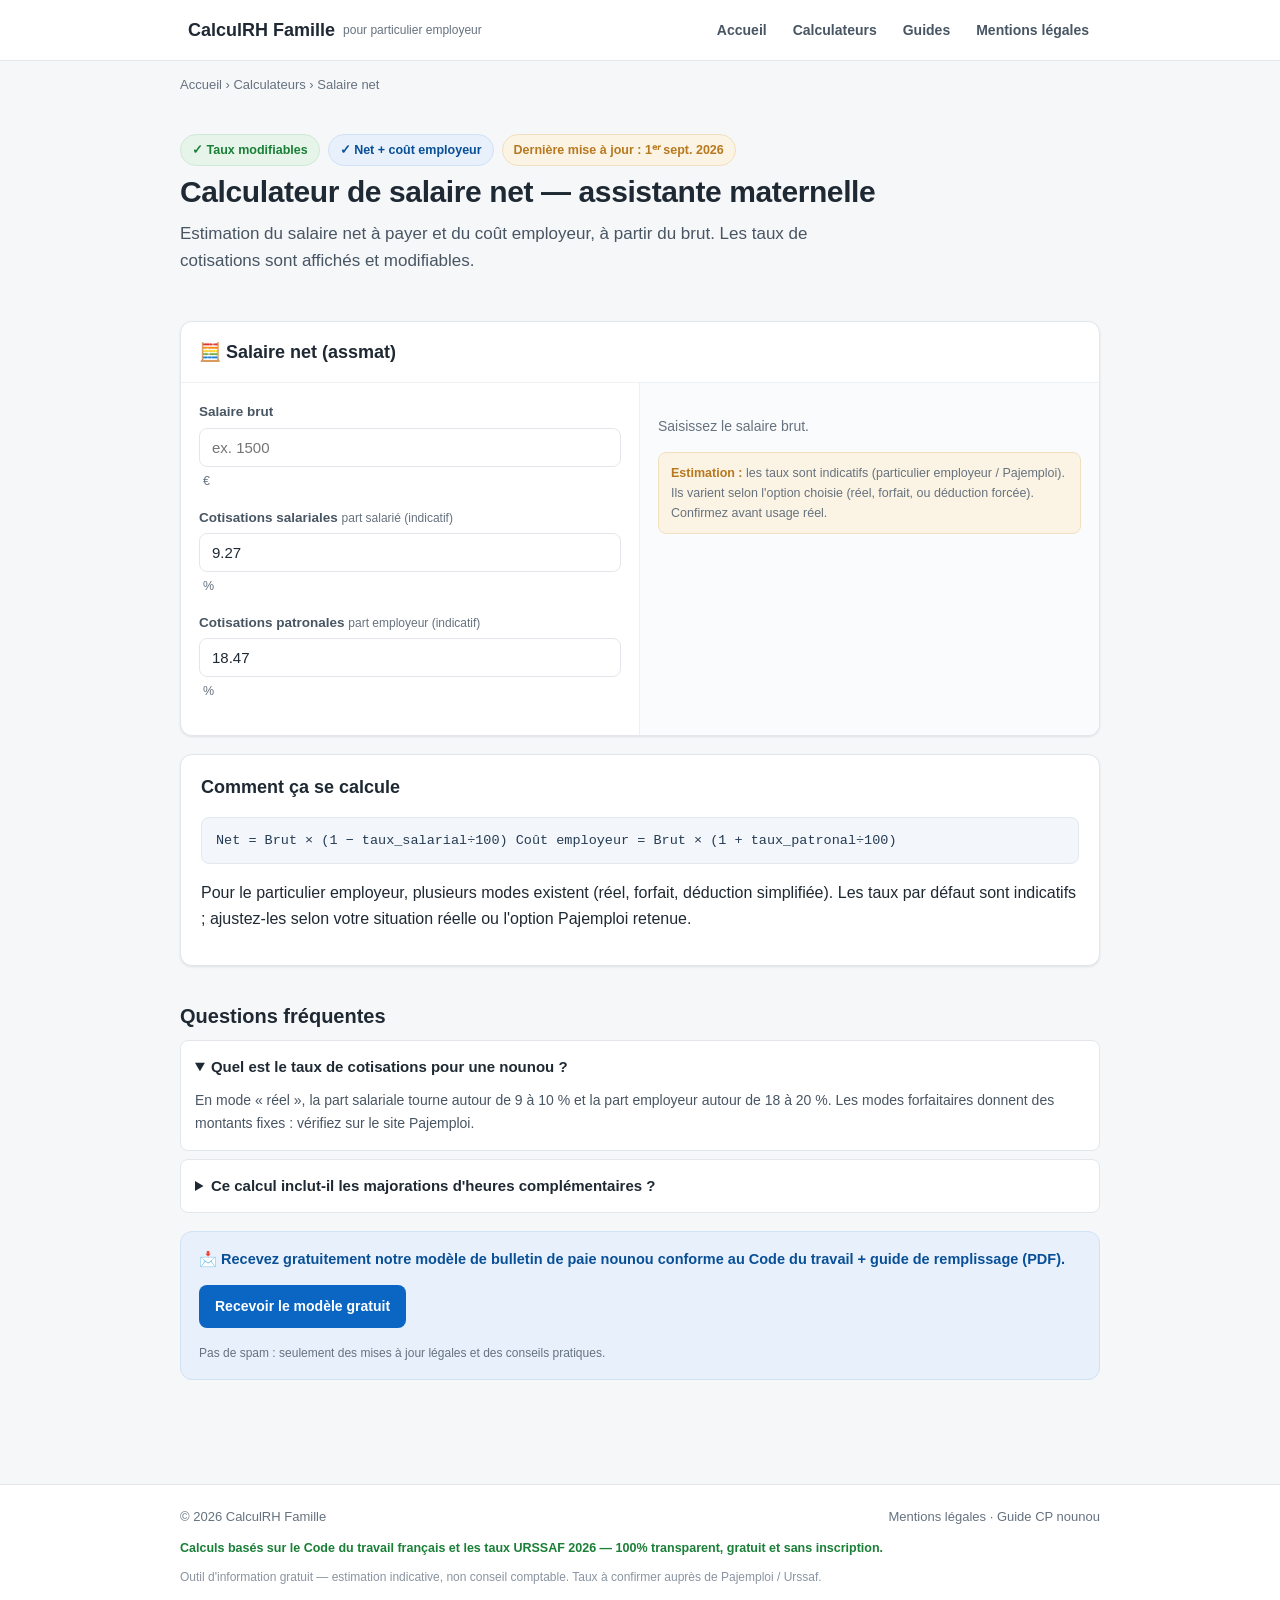
<file: calculateurs/salaire-net-assmat.html>
<!doctype html>
<html lang="fr">
<head>
  <meta charset="utf-8">
  <meta name="viewport" content="width=device-width, initial-scale=1">
  <title>Calculateur salaire net assistante maternelle — brut vers net et coût employeur</title>
  <meta name="description" content="Estimation du salaire net et du coût employeur d'une assistante maternelle à domicile. Taux de cotisations affichés et modifiables. Outil gratuit et transparent.">
  <link rel="stylesheet" href="../assets/css/style.css">
  <link rel="canonical" href="https://calculrh.com/calculateurs/salaire-net-assmat.html">
  <link rel="alternate" hreflang="fr-FR" href="https://calculrh.com/calculateurs/salaire-net-assmat.html">
</head>
<body>
  <a class="skip" href="#main">Aller au contenu</a>
  <header class="site-header">
    <div class="bar">
      <a class="brand" href="../index.html"><span class="dot"></span> CalculRH&nbsp;Famille <small>pour particulier employeur</small></a>
      <button class="nav-toggle" aria-label="Menu">☰</button>
      <nav class="nav">
        <a href="../index.html">Accueil</a>
        <a href="../index.html#calculateurs">Calculateurs</a>
        <a href="../guides/comment-calculer-cp-nounou.html">Guides</a>
        <a href="../mentions-legales.html">Mentions légales</a>
      </nav>
    </div>
  </header>

  <main class="wrap" id="main">
    <nav class="crumbs"><a href="../index.html">Accueil</a> › <a href="../index.html#calculateurs">Calculateurs</a> › Salaire net</nav>

    <section class="hero">
      <div class="badges">
        <span class="badge">✓ Taux modifiables</span>
        <span class="badge blue">✓ Net + coût employeur</span>
        <span class="badge amber">Dernière mise à jour : 1ᵉʳ sept. 2026</span>
      </div>
      <h1>Calculateur de salaire net — assistante maternelle</h1>
      <p class="lead">Estimation du salaire net à payer et du coût employeur, à partir du brut. Les taux de cotisations sont affichés et modifiables.</p>
    </section>

    <div class="calc">
      <div class="calc-head"><h2>🧮 Salaire net (assmat)</h2></div>
      <div class="calc-body">
        <div class="calc-inputs">
          <div class="field">
            <label for="sn_brut">Salaire brut</label>
            <input id="sn_brut" type="number" min="0" step="0.01" placeholder="ex. 1500" inputmode="decimal"><span class="unit">€</span>
          </div>
          <div class="field">
            <label for="sn_tx_sal">Cotisations salariales <span class="hint">part salarié (indicatif)</span></label>
            <input id="sn_tx_sal" type="number" min="0" step="0.01" value="9.27" inputmode="decimal"><span class="unit">%</span>
          </div>
          <div class="field">
            <label for="sn_tx_pat">Cotisations patronales <span class="hint">part employeur (indicatif)</span></label>
            <input id="sn_tx_pat" type="number" min="0" step="0.01" value="18.47" inputmode="decimal"><span class="unit">%</span>
          </div>
        </div>
        <div class="calc-result">
          <div id="sn_out"><p class="result-empty">Saisissez le salaire brut.</p></div>
          <div class="disclaimer"><b>Estimation :</b> les taux sont indicatifs (particulier employeur / Pajemploi). Ils varient selon l'option choisie (réel, forfait, ou déduction forcée). Confirmez avant usage réel.</div>
        </div>
      </div>
    </div>

    <section class="panel">
      <h2>Comment ça se calcule</h2>
      <div class="formula">Net = Brut × (1 − taux_salarial÷100)
Coût employeur = Brut × (1 + taux_patronal÷100)</div>
      <p>Pour le particulier employeur, plusieurs modes existent (réel, forfait, déduction simplifiée). Les taux par défaut sont indicatifs ; ajustez-les selon votre situation réelle ou l'option Pajemploi retenue.</p>
    </section>

    <section class="faq">
      <h2 class="section-title">Questions fréquentes</h2>
      <details open><summary>Quel est le taux de cotisations pour une nounou ?</summary><p>En mode « réel », la part salariale tourne autour de 9 à 10 % et la part employeur autour de 18 à 20 %. Les modes forfaitaires donnent des montants fixes : vérifiez sur le site Pajemploi.</p></details>
      <details><summary>Ce calcul inclut-il les majorations d'heures complémentaires ?</summary><p>Il porte sur le brut que vous saisissez. Si vous appliquez déjà les majorations (heures > 35 h/sem) dans le brut, le résultat les intègre. Sinon, calculez le brut majoré avant de saisir.</p></details>
    </section>

    <div class="hook">
      <p>📩 Recevez gratuitement notre modèle de bulletin de paie nounou <b>conforme au Code du travail</b> + guide de remplissage (PDF).</p>
      <a class="btn" href="mailto:hello@calculrh.com?subject=Modele%20bulletin%20nounou%20conforme">Recevoir le modèle gratuit</a>
      <span class="hook-note">Pas de spam : seulement des mises à jour légales et des conseils pratiques.</span>
    </div>
  </main>

  <footer class="site-footer">
    <div class="inner">
      <span>© <span id="y">2026</span> CalculRH Famille</span>
      <span><a href="../mentions-legales.html">Mentions légales</a> · <a href="../guides/comment-calculer-cp-nounou.html">Guide CP nounou</a></span>
      <span class="trust">Calculs basés sur le Code du travail français et les taux URSSAF 2026 — 100% transparent, gratuit et sans inscription.</span>
      <span class="disc">Outil d'information gratuit — estimation indicative, non conseil comptable. Taux à confirmer auprès de Pajemploi / Urssaf.</span>
    </div>
  </footer>

  <script type="application/ld+json">
  {
    "@context": "https://schema.org",
    "@type": "FAQPage",
    "mainEntity": [
      {"@type":"Question","name":"Quel est le taux de cotisations pour une nounou ?","acceptedAnswer":{"@type":"Answer","text":"En mode réel, la part salariale tourne autour de 9 à 10 % et la part employeur autour de 18 à 20 %. Les modes forfaitaires donnent des montants fixes."}},
      {"@type":"Question","name":"Ce calcul inclut-il les majorations d'heures complémentaires ?","acceptedAnswer":{"@type":"Answer","text":"Il porte sur le brut saisi. Si vous appliquez les majorations dans le brut, le résultat les intègre."}}
    ]
  }
  </script>
  <script type="application/ld+json">
  {
    "@context": "https://schema.org",
    "@type": "SoftwareApplication",
    "name": "Calculateur salaire net assistante maternelle",
    "applicationCategory": "CalculatorApplication",
    "operatingSystem": "Web",
    "offers": { "@type": "Offer", "price": "0", "priceCurrency": "EUR" },
    "url": "https://calculrh.com/calculateurs/salaire-net-assmat.html"
  }
  </script>
  <script src="../assets/js/calc.js"></script>
</body>
</html>
</file>
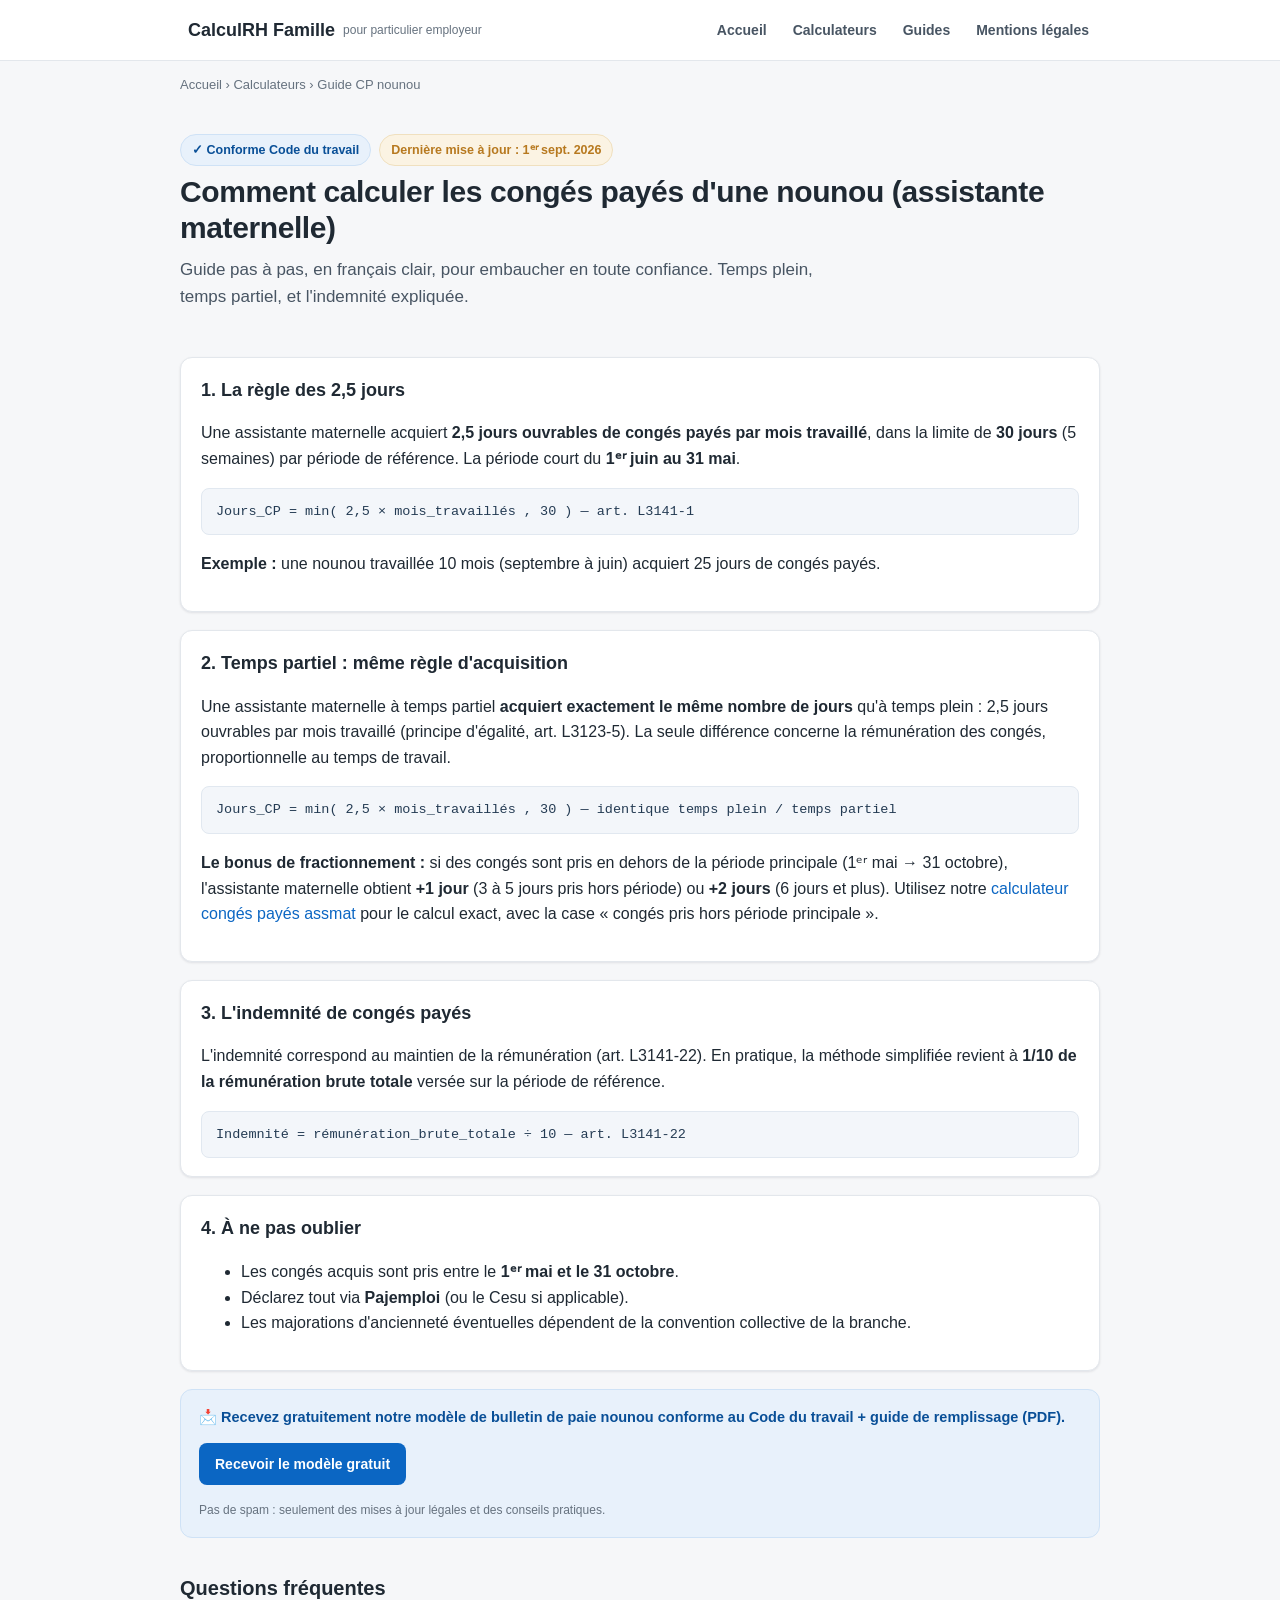
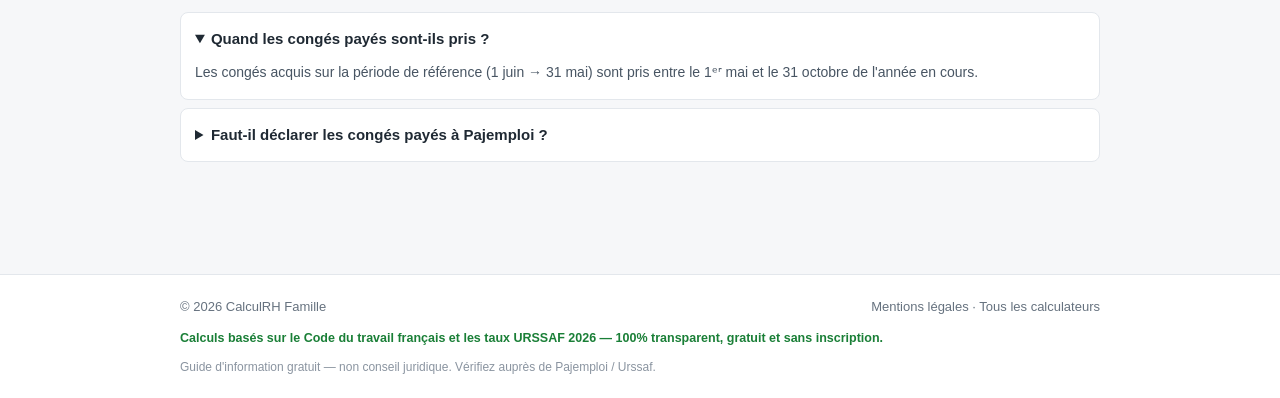
<file: guides/comment-calculer-cp-nounou.html>
<!doctype html>
<html lang="fr">
<head>
  <meta charset="utf-8">
  <meta name="viewport" content="width=device-width, initial-scale=1">
  <title>Comment calculer les congés payés d'une nounou (assistante maternelle) — guide 2026</title>
  <meta name="description" content="Guide pas à pas pour calculer les congés payés d'une assistante maternelle : jours acquis, indemnité, temps plein et temps partiel. Méthode conforme au Code du travail.">
  <link rel="stylesheet" href="../assets/css/style.css">
  <link rel="canonical" href="https://calculrh.com/guides/comment-calculer-cp-nounou.html">
  <link rel="alternate" hreflang="fr-FR" href="https://calculrh.com/guides/comment-calculer-cp-nounou.html">
</head>
<body>
  <a class="skip" href="#main">Aller au contenu</a>
  <header class="site-header">
    <div class="bar">
      <a class="brand" href="../index.html"><span class="dot"></span> CalculRH&nbsp;Famille <small>pour particulier employeur</small></a>
      <button class="nav-toggle" aria-label="Menu">☰</button>
      <nav class="nav">
        <a href="../index.html">Accueil</a>
        <a href="../index.html#calculateurs">Calculateurs</a>
        <a href="../guides/comment-calculer-cp-nounou.html">Guides</a>
        <a href="../mentions-legales.html">Mentions légales</a>
      </nav>
    </div>
  </header>

  <main class="wrap" id="main">
    <nav class="crumbs"><a href="../index.html">Accueil</a> › <a href="../index.html#calculateurs">Calculateurs</a> › Guide CP nounou</nav>

    <section class="hero">
      <div class="badges">
        <span class="badge blue">✓ Conforme Code du travail</span>
        <span class="badge amber">Dernière mise à jour : 1ᵉʳ sept. 2026</span>
      </div>
      <h1>Comment calculer les congés payés d'une nounou (assistante maternelle)</h1>
      <p class="lead">Guide pas à pas, en français clair, pour embaucher en toute confiance. Temps plein, temps partiel, et l'indemnité expliquée.</p>
    </section>

    <section class="panel">
      <h2>1. La règle des 2,5 jours</h2>
      <p>Une assistante maternelle acquiert <b>2,5 jours ouvrables de congés payés par mois travaillé</b>, dans la limite de <b>30 jours</b> (5 semaines) par période de référence. La période court du <b>1ᵉʳ juin au 31 mai</b>.</p>
      <div class="formula">Jours_CP = min( 2,5 × mois_travaillés , 30 )   — art. L3141-1</div>
      <p><b>Exemple :</b> une nounou travaillée 10 mois (septembre à juin) acquiert 25 jours de congés payés.</p>
    </section>

    <section class="panel">
      <h2>2. Temps partiel : même règle d'acquisition</h2>
      <p>Une assistante maternelle à temps partiel <b>acquiert exactement le même nombre de jours</b> qu'à temps plein : 2,5 jours ouvrables par mois travaillé (principe d'égalité, art. L3123-5). La seule différence concerne la rémunération des congés, proportionnelle au temps de travail.</p>
      <div class="formula">Jours_CP = min( 2,5 × mois_travaillés , 30 )   — identique temps plein / temps partiel</div>
      <p><b>Le bonus de fractionnement :</b> si des congés sont pris en dehors de la période principale (1ᵉʳ mai → 31 octobre), l'assistante maternelle obtient <b>+1 jour</b> (3 à 5 jours pris hors période) ou <b>+2 jours</b> (6 jours et plus). Utilisez notre <a href="../calculateurs/congres-payes-assmat.html">calculateur congés payés assmat</a> pour le calcul exact, avec la case « congés pris hors période principale ».</p>
    </section>

    <section class="panel">
      <h2>3. L'indemnité de congés payés</h2>
      <p>L'indemnité correspond au maintien de la rémunération (art. L3141-22). En pratique, la méthode simplifiée revient à <b>1/10 de la rémunération brute totale</b> versée sur la période de référence.</p>
      <div class="formula">Indemnité = rémunération_brute_totale ÷ 10   — art. L3141-22</div>
    </section>

    <section class="panel">
      <h2>4. À ne pas oublier</h2>
      <ul>
        <li>Les congés acquis sont pris entre le <b>1ᵉʳ mai et le 31 octobre</b>.</li>
        <li>Déclarez tout via <b>Pajemploi</b> (ou le Cesu si applicable).</li>
        <li>Les majorations d'ancienneté éventuelles dépendent de la convention collective de la branche.</li>
      </ul>
    </section>

    <div class="hook" id="pdf">
      <p>📩 Recevez gratuitement notre modèle de bulletin de paie nounou <b>conforme au Code du travail</b> + guide de remplissage (PDF).</p>
      <a class="btn" href="mailto:hello@calculrh.com?subject=Modele%20bulletin%20nounou%20conforme">Recevoir le modèle gratuit</a>
      <span class="hook-note">Pas de spam : seulement des mises à jour légales et des conseils pratiques.</span>
    </div>

    <section class="faq">
      <h2 class="section-title">Questions fréquentes</h2>
      <details open><summary>Quand les congés payés sont-ils pris ?</summary><p>Les congés acquis sur la période de référence (1 juin → 31 mai) sont pris entre le 1ᵉʳ mai et le 31 octobre de l'année en cours.</p></details>
      <details><summary>Faut-il déclarer les congés payés à Pajemploi ?</summary><p>Oui. Les indemnités de congés payés sont déclarées et cotisées via Pajemploi (ou Cesu).</p></details>
    </section>
  </main>

  <footer class="site-footer">
    <div class="inner">
      <span>© <span id="y">2026</span> CalculRH Famille</span>
      <span><a href="../mentions-legales.html">Mentions légales</a> · <a href="../index.html">Tous les calculateurs</a></span>
      <span class="trust">Calculs basés sur le Code du travail français et les taux URSSAF 2026 — 100% transparent, gratuit et sans inscription.</span>
      <span class="disc">Guide d'information gratuit — non conseil juridique. Vérifiez auprès de Pajemploi / Urssaf.</span>
    </div>
  </footer>

  <script type="application/ld+json">
  {
    "@context": "https://schema.org",
    "@type": "FAQPage",
    "mainEntity": [
      {"@type":"Question","name":"Quand les congés payés sont-ils pris ?","acceptedAnswer":{"@type":"Answer","text":"Les congés acquis sur la période de référence sont pris entre le 1er mai et le 31 octobre."}},
      {"@type":"Question","name":"Faut-il déclarer les congés payés à Pajemploi ?","acceptedAnswer":{"@type":"Answer","text":"Oui, les indemnités de congés payés sont déclarées et cotisées via Pajemploi (ou Cesu)."}}
    ]
  }
  </script>
  <script src="../assets/js/calc.js"></script>
</body>
</html>
</file>
<file: assets/css/style.css>
/* ==========================================================================
   法国 HR 计算器站 — 设计系统 (clean / light / mobile-first / 零依赖)
   定位: particulier employeur (雇保姆家庭) 的免费、透明、可核验计算器
   ========================================================================== */

:root {
  --bg: #f6f7f9;
  --surface: #ffffff;
  --ink: #1f2933;
  --ink-soft: #485563;
  --muted: #66727f;
  --line: #e3e7ec;
  --line-soft: #eef1f4;
  --brand: #0b66c3;       /* 法国蓝 */
  --brand-dark: #094f97;
  --brand-soft: #e8f1fb;
  --green: #1a7f37;        /* 准确/正向 */
  --green-soft: #e7f4ea;
  --amber: #b7791f;
  --amber-soft: #fbf3e3;
  --radius: 12px;
  --radius-sm: 8px;
  --shadow: 0 1px 3px rgba(16,24,40,.06), 0 1px 2px rgba(16,24,40,.04);
  --maxw: 960px;
  --font: -apple-system, BlinkMacSystemFont, "Segoe UI", Roboto, Helvetica, Arial, sans-serif;
}

* { box-sizing: border-box; }

html { -webkit-text-size-adjust: 100%; }

body {
  margin: 0;
  font-family: var(--font);
  background: var(--bg);
  color: var(--ink);
  line-height: 1.6;
  font-size: 16px;
}

a { color: var(--brand); text-decoration: none; }
a:hover { text-decoration: underline; }

img { max-width: 100%; }

/* ---------- Layout ---------- */
.wrap { max-width: var(--maxw); margin: 0 auto; padding: 0 20px 64px; }

.skip { position: absolute; left: -999px; }
.skip:focus { left: 12px; top: 12px; background: #fff; padding: 8px 12px; border-radius: 8px; box-shadow: var(--shadow); z-index: 50; }

/* ---------- Header ---------- */
.site-header {
  background: var(--surface);
  border-bottom: 1px solid var(--line);
  position: sticky; top: 0; z-index: 30;
}
.site-header .bar {
  max-width: var(--maxw); margin: 0 auto; padding: 12px 20px;
  display: flex; align-items: center; justify-content: space-between; gap: 16px;
}
.brand { font-weight: 800; font-size: 18px; color: var(--ink); display: flex; align-items: center; gap: 8px; }
.brand:hover { text-decoration: none; }
.brand .logo { width: 28px; height: 28px; flex: 0 0 auto; display: block; }
.brand small { font-weight: 500; color: var(--muted); font-size: 12px; }
.nav { display: flex; gap: 4px; align-items: center; }
.nav a {
  color: var(--ink-soft); font-size: 14px; padding: 7px 11px; border-radius: 8px; font-weight: 600;
}
.nav a:hover { background: var(--line-soft); text-decoration: none; }
.nav-toggle { display: none; }

/* ---------- Hero ---------- */
.hero { padding: 38px 0 10px; }
.hero h1 { font-size: 30px; line-height: 1.2; margin: 0 0 10px; letter-spacing: -.4px; }
.hero p.lead { font-size: 17px; color: var(--ink-soft); margin: 0 0 18px; max-width: 640px; }
.badges { display: flex; flex-wrap: wrap; gap: 8px; margin-bottom: 8px; }
.badge {
  display: inline-flex; align-items: center; gap: 6px; font-size: 12.5px; font-weight: 600;
  padding: 5px 11px; border-radius: 999px; background: var(--green-soft); color: var(--green);
  border: 1px solid #cfe9d6;
}
.badge.blue { background: var(--brand-soft); color: var(--brand-dark); border-color: #cfe2f6; }
.badge.amber { background: var(--amber-soft); color: var(--amber); border-color: #f0e0bf; }

/* ---------- Cards / Grid ---------- */
.grid { display: grid; gap: 16px; grid-template-columns: repeat(auto-fill, minmax(260px, 1fr)); margin-top: 18px; }
.card {
  background: var(--surface); border: 1px solid var(--line); border-radius: var(--radius);
  padding: 18px; box-shadow: var(--shadow); transition: transform .12s ease, border-color .12s ease;
  display: flex; flex-direction: column; gap: 6px;
}
.card:hover { transform: translateY(-2px); border-color: #cdd6e0; text-decoration: none; }
.card .ic { font-size: 22px; }
.card h3 { margin: 2px 0; font-size: 16.5px; color: var(--ink); }
.card p { margin: 0; color: var(--muted); font-size: 13.5px; }
.card .go { margin-top: auto; padding-top: 8px; font-weight: 700; color: var(--brand); font-size: 14px; }

.section-title { font-size: 20px; margin: 34px 0 4px; }
.section-sub { color: var(--muted); font-size: 14px; margin: 0 0 4px; }

/* ---------- Calculator (real tool) ---------- */
.calc {
  background: var(--surface); border: 1px solid var(--line); border-radius: var(--radius);
  box-shadow: var(--shadow); overflow: hidden; margin-top: 18px;
}
.calc-head { padding: 16px 18px; border-bottom: 1px solid var(--line-soft); display: flex; flex-wrap: wrap; gap: 8px; align-items: center; justify-content: space-between; }
.calc-head h2 { margin: 0; font-size: 18px; }
.calc-body { display: grid; grid-template-columns: 1fr 1fr; gap: 0; }
.calc-inputs { padding: 18px; border-right: 1px solid var(--line-soft); }
.calc-result { padding: 18px; background: #fafbfc; }

.field { margin-bottom: 14px; }
.field label { display: block; font-size: 13.5px; font-weight: 600; color: var(--ink-soft); margin-bottom: 5px; }
.field .hint { font-weight: 400; color: var(--muted); font-size: 12px; }
.field input, .field select {
  width: 100%; padding: 10px 12px; font-size: 15px; border: 1px solid var(--line);
  border-radius: var(--radius-sm); background: #fff; color: var(--ink); font-family: var(--font);
}
.field input:focus, .field select:focus { outline: 2px solid var(--brand-soft); border-color: var(--brand); }
.field .unit { color: var(--muted); font-size: 12.5px; margin-left: 4px; }

.mode-toggle { display: inline-flex; border: 1px solid var(--line); border-radius: 999px; overflow: hidden; background: #fff; }
.mode-toggle button {
  border: 0; background: #fff; padding: 7px 14px; font-size: 13px; font-weight: 600; color: var(--ink-soft); cursor: pointer; font-family: var(--font);
}
.mode-toggle button.active { background: var(--brand); color: #fff; }

.result-big { font-size: 34px; font-weight: 800; color: var(--green); line-height: 1.1; }
.result-big .small { font-size: 15px; color: var(--muted); font-weight: 600; }
.result-line { display: flex; justify-content: space-between; padding: 7px 0; border-bottom: 1px dashed var(--line-soft); font-size: 14px; }
.result-line:last-child { border-bottom: 0; }
.result-line b { color: var(--ink); }
.result-empty { color: var(--muted); font-size: 14px; }

.disclaimer {
  margin-top: 14px; font-size: 12.5px; color: var(--muted); background: var(--amber-soft);
  border: 1px solid #f0e0bf; border-radius: var(--radius-sm); padding: 10px 12px;
}
.disclaimer b { color: var(--amber); }

/* ---------- Formula / legal panel ---------- */
.panel { background: var(--surface); border: 1px solid var(--line); border-radius: var(--radius); box-shadow: var(--shadow); padding: 18px 20px; margin-top: 18px; }
.panel h2 { margin-top: 0; font-size: 18px; }
.formula { background: #f3f6fa; border: 1px solid #e1e8f0; border-radius: 8px; padding: 12px 14px; font-family: ui-monospace, SFMono-Regular, Menlo, Consolas, monospace; font-size: 13.5px; color: #243b53; overflow-x: auto; }
.legal-ref { font-size: 13px; color: var(--ink-soft); }
.legal-ref a { font-weight: 600; }
.updated { display: inline-flex; align-items: center; gap: 6px; font-size: 12.5px; font-weight: 600; color: var(--green); background: var(--green-soft); border: 1px solid #cfe9d6; border-radius: 999px; padding: 4px 10px; }

/* ---------- FAQ ---------- */
.faq details { background: var(--surface); border: 1px solid var(--line); border-radius: var(--radius-sm); padding: 4px 14px; margin: 8px 0; }
.faq summary { cursor: pointer; font-weight: 600; font-size: 15px; padding: 10px 0; }
.faq details p { margin: 0 0 12px; color: var(--ink-soft); font-size: 14px; }

/* ---------- Breadcrumb ---------- */
.crumbs { font-size: 13px; color: var(--muted); padding: 14px 0 0; }
.crumbs a { color: var(--muted); }

/* ---------- Callout (email hook placeholder) ---------- */
.hook { background: var(--brand-soft); border: 1px solid #cfe2f6; border-radius: var(--radius); padding: 16px 18px; margin-top: 18px; display: flex; flex-wrap: wrap; gap: 14px; align-items: center; justify-content: space-between; }
.hook p { margin: 0; font-size: 14.5px; color: var(--brand-dark); font-weight: 600; }
.hook .btn { background: var(--brand); color: #fff; padding: 10px 16px; border-radius: 8px; font-weight: 700; font-size: 14px; }
.hook .btn:hover { background: var(--brand-dark); text-decoration: none; }
.hook-note { width: 100%; font-size: 12px; color: var(--muted); margin-top: 2px; }

/* ---------- Footer ---------- */
.site-footer { border-top: 1px solid var(--line); background: var(--surface); margin-top: 40px; }
.site-footer .inner { max-width: var(--maxw); margin: 0 auto; padding: 22px 20px; font-size: 13px; color: var(--muted); display: flex; flex-wrap: wrap; gap: 10px 22px; justify-content: space-between; }
.site-footer a { color: var(--muted); }
.site-footer .disc { width: 100%; font-size: 12px; color: #8a94a0; line-height: 1.5; }
.site-footer .trust { width: 100%; font-size: 12.5px; color: var(--green); font-weight: 600; }

/* ---------- Responsive ---------- */
@media (max-width: 720px) {
  .calc-body { grid-template-columns: 1fr; }
  .calc-inputs { border-right: 0; border-bottom: 1px solid var(--line-soft); }
  .hero h1 { font-size: 25px; }
  .nav { display: none; position: absolute; top: 56px; right: 12px; flex-direction: column; background: #fff; border: 1px solid var(--line); border-radius: 10px; padding: 8px; box-shadow: var(--shadow); }
  .nav.open { display: flex; }
  .nav-toggle { display: inline-flex; border: 1px solid var(--line); background: #fff; border-radius: 8px; padding: 7px 10px; font-size: 18px; cursor: pointer; }
}

/* ---------- Print (结果可导出) ---------- */
@media print {
  .site-header, .nav, .hero .badges, .hook, .site-footer .disc, .calc-inputs { display: none; }
  body { background: #fff; }
  .calc-result { background: #fff; }
}
</file>
